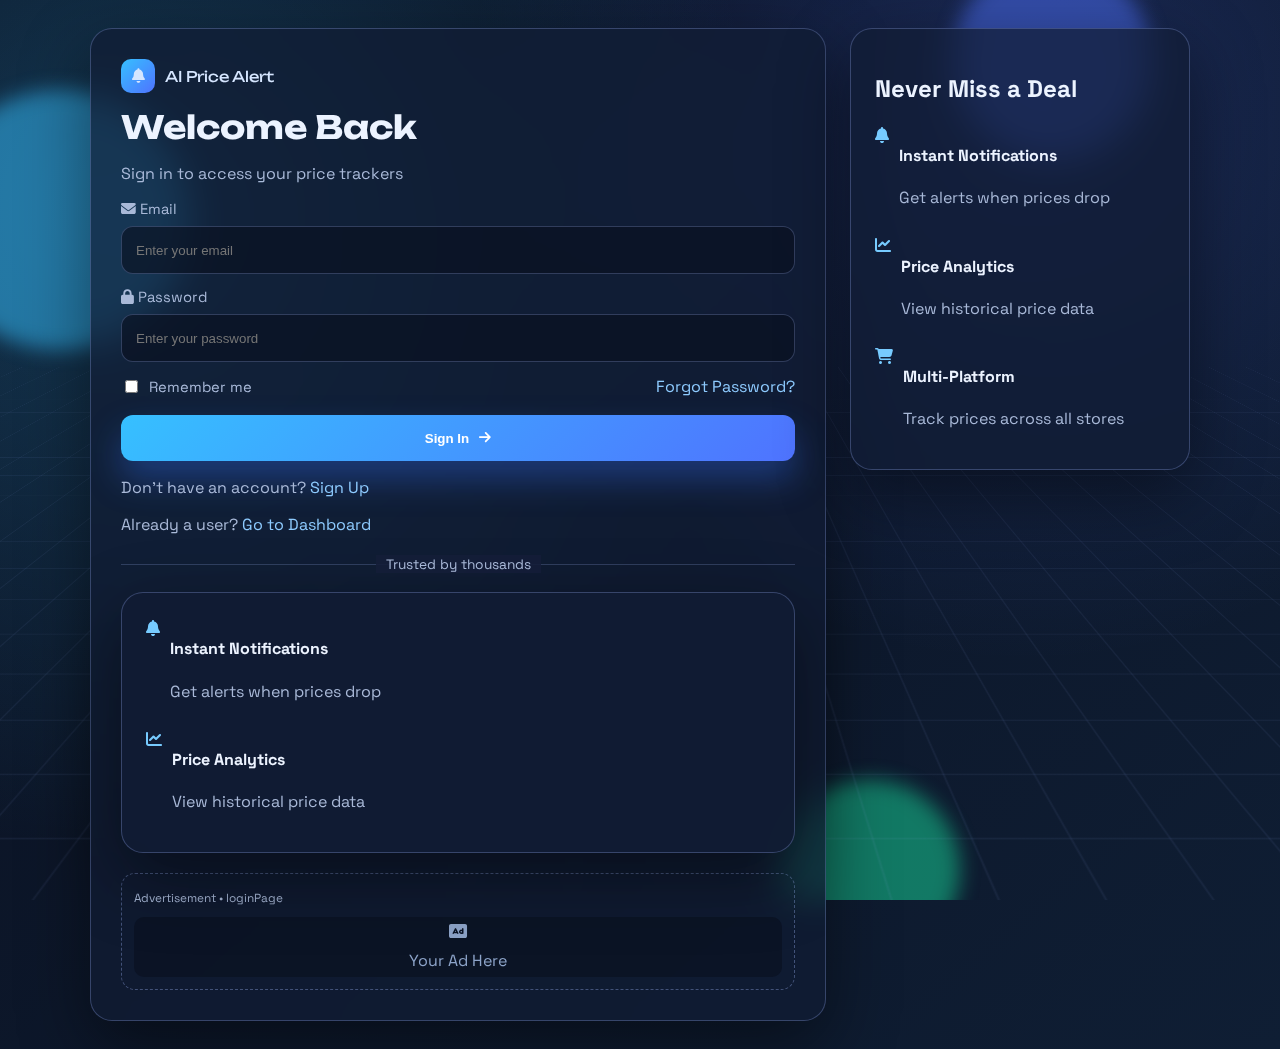
<file: signin.html>
<!DOCTYPE html>
<html lang="en">
<head>
    <meta charset="UTF-8">
    <meta name="viewport" content="width=device-width, initial-scale=1.0">
    <title>Sign In - AI Price Alert | Access Your Price Trackers</title>

    <meta name="description" content="Sign in to AI Price Alert and manage all your active product price trackers in one place.">
    <meta name="keywords" content="price tracker login, sign in, AI price alert, manage trackers, shopping deals">
    <meta property="og:title" content="Sign In - AI Price Alert | Access Your Price Trackers">
    <meta property="og:description" content="Access your existing price alerts and never miss a drop.">
    <meta property="og:image" content="https://aipricealert.com/static/og-image.png">
    <meta property="og:url" content="https://aipricealert.com/login">
    <meta property="og:type" content="website">
    <meta name="twitter:card" content="summary_large_image">
    <meta name="twitter:title" content="Sign In - AI Price Alert">
    <meta name="twitter:description" content="Access your trackers and get instant price-drop updates.">
    <link rel="icon" href="data:image/svg+xml,<svg xmlns=\'http://www.w3.org/2000/svg\' viewBox=\'0 0 100 100\'><text y=\'.9em\' font-size=\'90\'>🔔</text></svg>">
    <link rel="canonical" href="https://aipricealert.com/login">
    <link rel="stylesheet" href="auth.css">
    <link rel="preconnect" href="https://fonts.googleapis.com">
    <link rel="preconnect" href="https://fonts.gstatic.com" crossorigin>
    <link href="https://fonts.googleapis.com/css2?family=Space+Grotesk:wght@400;500;600;700&family=Unbounded:wght@400;600;700&display=swap" rel="stylesheet">
    <link rel="stylesheet" href="https://cdnjs.cloudflare.com/ajax/libs/font-awesome/6.4.0/css/all.min.css">
    
</head>
<body>
    <div class="scene">
        <div class="orb orb-1"></div>
        <div class="orb orb-2"></div>
        <div class="orb orb-3"></div>
        <div class="grid"></div>
    </div>
    <div class="auth-container tilt-root" data-tilt="7">
        <div class="auth-card">
            <div class="auth-header">
                <div class="logo">
                    <i class="fa fa-bell"></i>
                    <span>AI Price Alert</span>
                </div>
                <h1>Welcome Back</h1>
                <p>Sign in to access your price trackers</p>
            </div>

            <form id="login-form" class="auth-form">
                <div class="form-group">
                    <label for="login-email"><i class="fa fa-envelope"></i> Email</label>
                    <input type="email" id="login-email" name="email" placeholder="Enter your email" required>
                </div>

                <div class="form-group">
                    <label for="login-password"><i class="fa fa-lock"></i> Password</label>
                    <input type="password" id="login-password" name="password" placeholder="Enter your password" required>
                </div>

                <div class="form-options">
                    <label class="checkbox-label">
                        <input type="checkbox" id="remember">
                        <span>Remember me</span>
                    </label>
                    <a href="#" class="forgot-password" id="forgot-password-link">Forgot Password?</a>
                </div>

                <button type="submit" class="auth-btn" id="login-btn">
                    <span>Sign In</span>
                    <i class="fa fa-arrow-right"></i>
                </button>

                <div id="error-message" class="error-message" style="display: none;"></div>
            </form>

            <div class="auth-footer">
                <p>Don't have an account? <a href="signup.html">Sign Up</a></p>
<p class="dashboard-link">Already a user? <a href="index.html">Go to Dashboard</a></p>
            </div>

            <div class="divider">
                <span>Trusted by thousands</span>
            </div>

            <div class="auth-features">
                <div class="features-list">
                    <div class="feature">
                        <i class="fa fa-bell"></i>
                        <div>
                            <h4>Instant Notifications</h4>
                            <p>Get alerts when prices drop</p>
                        </div>
                    </div>
                    <div class="feature">
                        <i class="fa fa-line-chart"></i>
                        <div>
                            <h4>Price Analytics</h4>
                            <p>View historical price data</p>
                        </div>
                    </div>
                </div>
            </div>
            
            <!-- AdSense Ad Container -->
            <div class="ad-container" data-ad-slot="loginPage" style="margin-top: 20px;">
                <div class="ad-placeholder">
                    <div class="ad-placeholder-content">
                        <span class="ad-label">Advertisement</span>
                        <div class="ad-placeholder-box">
                            <i class="fa fa-ad"></i>
                            <span>Your Ad Here</span>
                        </div>
                    </div>
                </div>
            </div>
        </div>
        
        <div class="auth-features">
            <h2>Never Miss a Deal</h2>
            <div class="features-list">
                <div class="feature">
                    <i class="fa fa-bell"></i>
                    <div>
                        <h4>Instant Notifications</h4>
                        <p>Get alerts when prices drop</p>
                    </div>
                </div>
                <div class="feature">
                    <i class="fa fa-line-chart"></i>
                    <div>
                        <h4>Price Analytics</h4>
                        <p>View historical price data</p>
                    </div>
                </div>
                <div class="feature">
                    <i class="fa fa-shopping-cart"></i>
                    <div>
                        <h4>Multi-Platform</h4>
                        <p>Track prices across all stores</p>
                    </div>
                </div>
            </div>
        </div>
    </div>

    <script src="auth.js"></script>
    <script src="ads.js"></script>
</body>
</html>
</file>
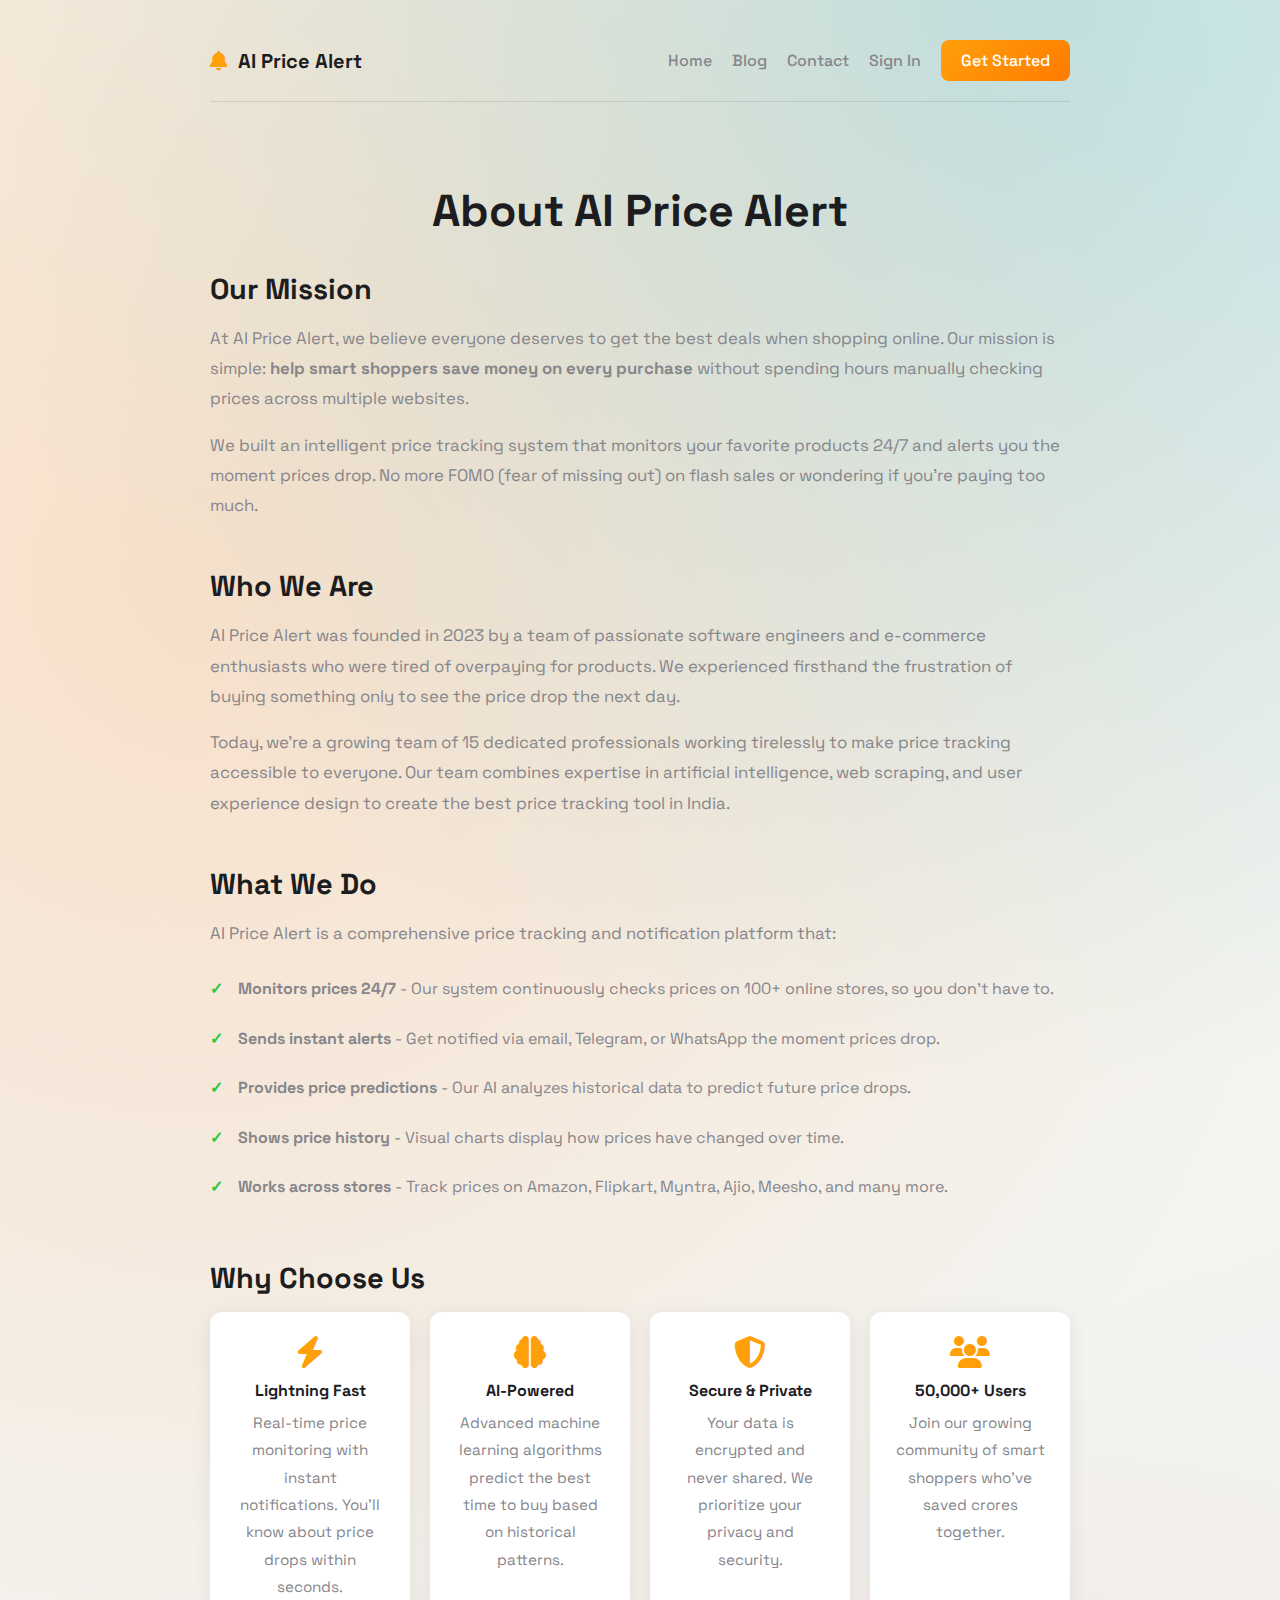
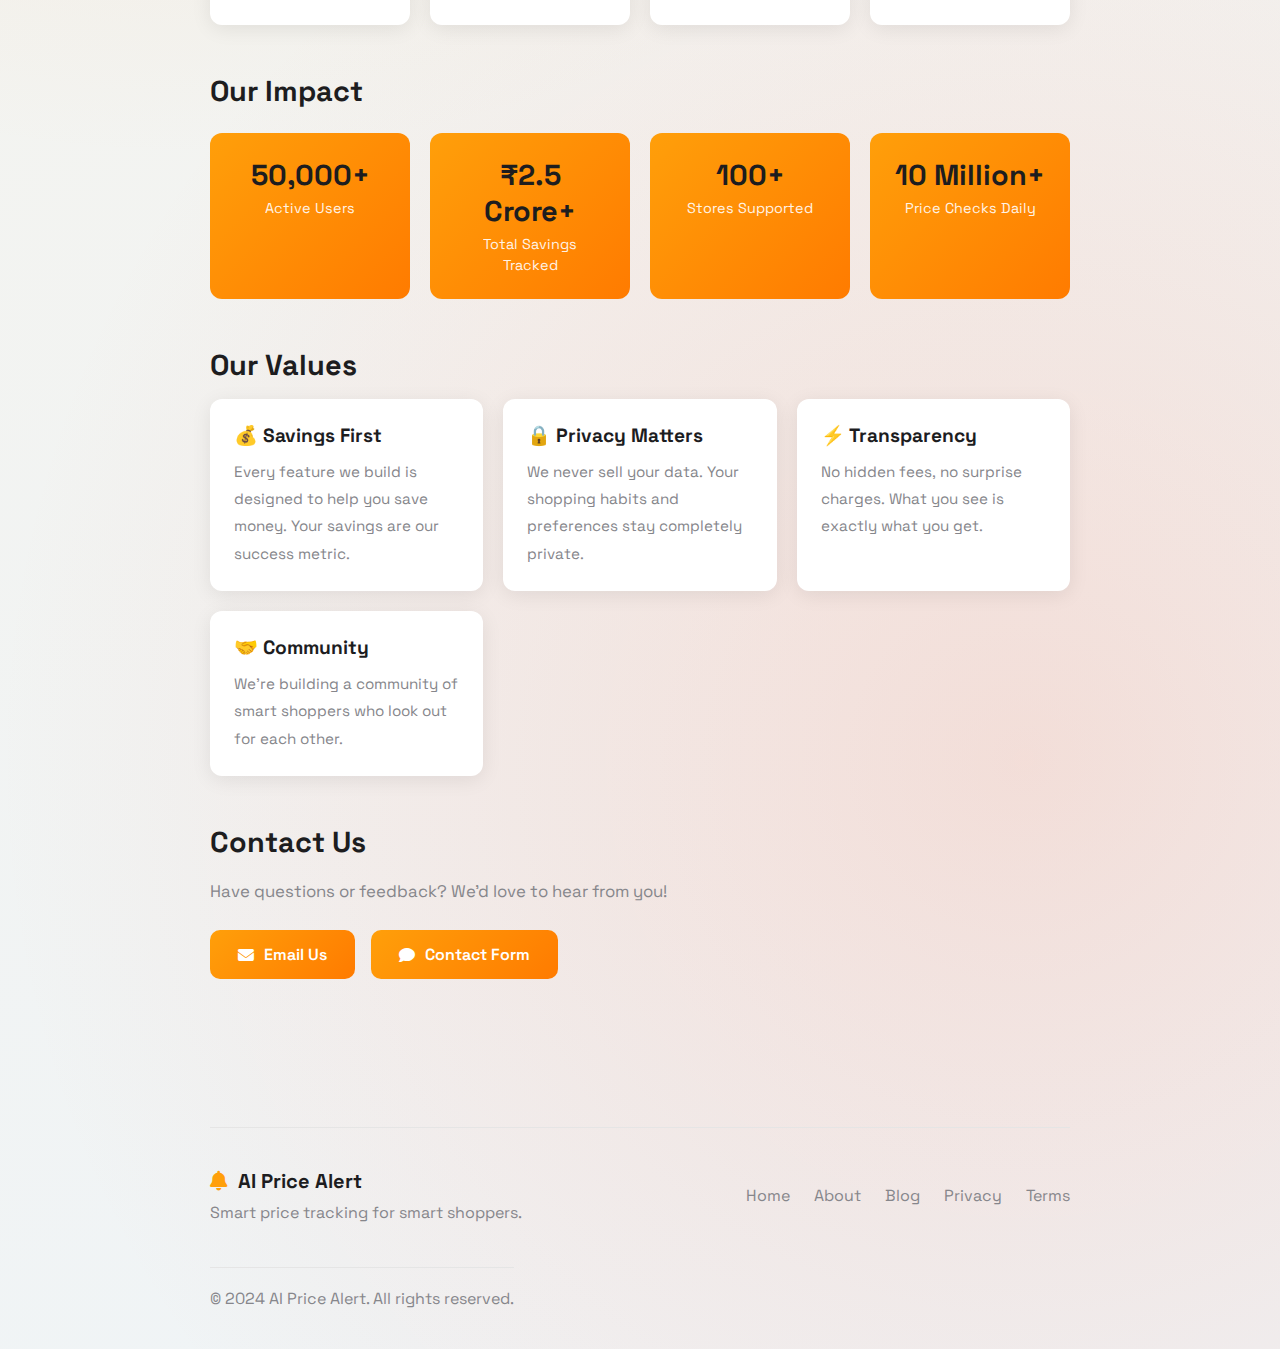
<file: templates/about.html>
<!DOCTYPE html>
<html lang="en">
<head>
    <meta charset="UTF-8">
    <meta name="viewport" content="width=device-width, initial-scale=1.0">
    <meta name="description" content="Learn about AI Price Alert - Our mission to help smart shoppers save money on every purchase through intelligent price tracking technology.">
    <title>About Us - AI Price Alert</title>
    <link rel="stylesheet" href="/static/style.css">
    <link rel="preconnect" href="https://fonts.googleapis.com">
    <link rel="preconnect" href="https://fonts.gstatic.com" crossorigin>
    <link href="https://fonts.googleapis.com/css2?family=Space+Grotesk:wght@400;500;600;700&family=Unbounded:wght@400;600;700&display=swap" rel="stylesheet">
    <link rel="stylesheet" href="https://cdnjs.cloudflare.com/ajax/libs/font-awesome/6.4.0/css/all.min.css">
    <link rel="icon" href="data:image/svg+xml,<svg xmlns='http://www.w3.org/2000/svg' viewBox='0 0 100 100'><text y='.9em' font-size='90'>🔔</text></svg>
</head>
<body>
    <div class="scene">
        <div class="orb orb-1"></div>
        <div class="orb orb-2"></div>
        <div class="orb orb-3"></div>
        <div class="grid"></div>

    <div class="content-page">
        <header class="page-header">
            <div class="logo">
                <i class="fa fa-bell"></i>
                <span>AI Price Alert</span>
            </div>
            <nav class="page-nav">
                <a href="/">Home</a>
                <a href="/blog">Blog</a>
                <a href="/contact">Contact</a>
                <a href="/login">Sign In</a>
                <a href="/signup" class="btn-primary">Get Started</a>
            </nav>
        </header>

        <main class="page-content">
            <h1>About AI Price Alert</h1>
            
            <section class="content-section">
                <h2>Our Mission</h2>
                <p>At AI Price Alert, we believe everyone deserves to get the best deals when shopping online. Our mission is simple: <strong>help smart shoppers save money on every purchase</strong> without spending hours manually checking prices across multiple websites.</p>
                <p>We built an intelligent price tracking system that monitors your favorite products 24/7 and alerts you the moment prices drop. No more FOMO (fear of missing out) on flash sales or wondering if you're paying too much.</p>
            </section>

            <section class="content-section">
                <h2>Who We Are</h2>
                <p>AI Price Alert was founded in 2023 by a team of passionate software engineers and e-commerce enthusiasts who were tired of overpaying for products. We experienced firsthand the frustration of buying something only to see the price drop the next day.</p>
                <p>Today, we're a growing team of 15 dedicated professionals working tirelessly to make price tracking accessible to everyone. Our team combines expertise in artificial intelligence, web scraping, and user experience design to create the best price tracking tool in India.</p>
            </section>

            <section class="content-section">
                <h2>What We Do</h2>
                <p>AI Price Alert is a comprehensive price tracking and notification platform that:</p>
                <ul class="feature-list">
                    <li><strong>Monitors prices 24/7</strong> - Our system continuously checks prices on 100+ online stores, so you don't have to.</li>
                    <li><strong>Sends instant alerts</strong> - Get notified via email, Telegram, or WhatsApp the moment prices drop.</li>
                    <li><strong>Provides price predictions</strong> - Our AI analyzes historical data to predict future price drops.</li>
                    <li><strong>Shows price history</strong> - Visual charts display how prices have changed over time.</li>
                    <li><strong>Works across stores</strong> - Track prices on Amazon, Flipkart, Myntra, Ajio, Meesho, and many more.</li>
                </ul>
            </section>

            <section class="content-section">
                <h2>Why Choose Us</h2>
                <div class="why-grid">
                    <div class="why-card">
                        <i class="fa fa-bolt"></i>
                        <h4>Lightning Fast</h4>
                        <p>Real-time price monitoring with instant notifications. You'll know about price drops within seconds.</p>
                    </div>
                    <div class="why-card">
                        <i class="fa fa-brain"></i>
                        <h4>AI-Powered</h4>
                        <p>Advanced machine learning algorithms predict the best time to buy based on historical patterns.</p>
                    </div>
                    <div class="why-card">
                        <i class="fa fa-shield-alt"></i>
                        <h4>Secure & Private</h4>
                        <p>Your data is encrypted and never shared. We prioritize your privacy and security.</p>
                    </div>
                    <div class="why-card">
                        <i class="fa fa-users"></i>
                        <h4>50,000+ Users</h4>
                        <p>Join our growing community of smart shoppers who've saved crores together.</p>
                    </div>
            </section>

            <section class="content-section">
                <h2>Our Impact</h2>
                <div class="stats-row">
                    <div class="stat-box">
                        <span class="stat-number">50,000+</span>
                        <span class="stat-label">Active Users</span>
                    </div>
                    <div class="stat-box">
                        <span class="stat-number">₹2.5 Crore+</span>
                        <span class="stat-label">Total Savings Tracked</span>
                    </div>
                    <div class="stat-box">
                        <span class="stat-number">100+</span>
                        <span class="stat-label">Stores Supported</span>
                    </div>
                    <div class="stat-box">
                        <span class="stat-number">10 Million+</span>
                        <span class="stat-label">Price Checks Daily</span>
                    </div>
            </section>

            <section class="content-section">
                <h2>Our Values</h2>
                <div class="values-grid">
                    <div class="value-card">
                        <h3>💰 Savings First</h3>
                        <p>Every feature we build is designed to help you save money. Your savings are our success metric.</p>
                    </div>
                    <div class="value-card">
                        <h3>🔒 Privacy Matters</h3>
                        <p>We never sell your data. Your shopping habits and preferences stay completely private.</p>
                    </div>
                    <div class="value-card">
                        <h3>⚡ Transparency</h3>
                        <p>No hidden fees, no surprise charges. What you see is exactly what you get.</p>
                    </div>
                    <div class="value-card">
                        <h3>🤝 Community</h3>
                        <p>We're building a community of smart shoppers who look out for each other.</p>
                    </div>
            </section>

            <section class="content-section">
                <h2>Contact Us</h2>
                <p>Have questions or feedback? We'd love to hear from you!</p>
                <div class="contact-options">
                    <a href="mailto:pricealerterai@gmail.com" class="contact-btn">
                        <i class="fa fa-envelope"></i>
                        Email Us
                    </a>
                    <a href="/contact" class="contact-btn">
                        <i class="fa fa-comment"></i>
                        Contact Form
                    </a>
                </div>
            </section>
        </main>

        <footer class="page-footer">
            <div class="footer-content">
                <div class="footer-brand">
                    <div class="logo">
                        <i class="fa fa-bell"></i>
                        <span>AI Price Alert</span>
                    </div>
                    <p>Smart price tracking for smart shoppers.</p>
                </div>
                <div class="footer-links">
                    <a href="/">Home</a>
                    <a href="/about">About</a>
                    <a href="/blog">Blog</a>
                    <a href="/privacy">Privacy</a>
                    <a href="/terms">Terms</a>
                </div>
            <div class="footer-bottom">
                <p>&copy; 2024 AI Price Alert. All rights reserved.</p>
            </div>
        </footer>
    </div>

    <style>
        .content-page {
            max-width: 900px;
            margin: 0 auto;
            padding: 0 20px;
        }
        
        .page-header {
            display: flex;
            justify-content: space-between;
            align-items: center;
            padding: 20px 0;
            border-bottom: 1px solid rgba(0,0,0,0.1);
            margin-bottom: 40px;
        }
        
        .logo {
            display: flex;
            align-items: center;
            gap: 10px;
            font-size: 20px;
            font-weight: 700;
        }
        
        .logo i {
            color: var(--accent-orange);
        }
        
        .page-nav {
            display: flex;
            align-items: center;
            gap: 20px;
        }
        
        .page-nav a {
            text-decoration: none;
            color: var(--text-secondary);
            font-weight: 500;
        }
        
        .page-nav a:hover {
            color: var(--accent-orange);
        }
        
        .btn-primary {
            background: var(--gradient-orange);
            color: white !important;
            padding: 10px 20px;
            border-radius: 8px;
        }
        
        .page-content {
            padding: 40px 0;
        }
        
        .page-content h1 {
            font-size: 2.8rem;
            margin-bottom: 32px;
            text-align: center;
        }
        
        .content-section {
            margin-bottom: 48px;
        }
        
        .content-section h2 {
            font-size: 1.8rem;
            margin-bottom: 16px;
            color: var(--text-main);
        }
        
        .content-section p {
            color: var(--text-secondary);
            line-height: 1.8;
            margin-bottom: 16px;
            font-size: 1.05rem;
        }
        
        .feature-list {
            list-style: none;
            padding: 0;
        }
        
        .feature-list li {
            padding: 12px 0;
            padding-left: 28px;
            position: relative;
            color: var(--text-secondary);
            line-height: 1.6;
        }
        
        .feature-list li::before {
            content: '✓';
            position: absolute;
            left: 0;
            color: var(--success);
            font-weight: bold;
        }
        
        .why-grid {
            display: grid;
            grid-template-columns: repeat(auto-fit, minmax(200px, 1fr));
            gap: 20px;
        }
        
        .why-card {
            background: white;
            padding: 24px;
            border-radius: 12px;
            box-shadow: var(--shadow);
            text-align: center;
        }
        
        .why-card i {
            font-size: 2rem;
            color: var(--accent-orange);
            margin-bottom: 12px;
        }
        
        .why-card h4 {
            margin-bottom: 8px;
        }
        
        .why-card p {
            font-size: 0.95rem;
            margin-bottom: 0;
        }
        
        .stats-row {
            display: grid;
            grid-template-columns: repeat(auto-fit, minmax(150px, 1fr));
            gap: 20px;
            margin-top: 24px;
        }
        
        .stat-box {
            background: linear-gradient(135deg, var(--accent-orange), #ff7b00);
            color: white;
            padding: 24px;
            border-radius: 12px;
            text-align: center;
        }
        
        .stat-number {
            display: block;
            font-size: 1.8rem;
            font-weight: 700;
            margin-bottom: 4px;
        }
        
        .stat-label {
            font-size: 0.9rem;
            opacity: 0.9;
        }
        
        .values-grid {
            display: grid;
            grid-template-columns: repeat(auto-fit, minmax(250px, 1fr));
            gap: 20px;
        }
        
        .value-card {
            background: white;
            padding: 24px;
            border-radius: 12px;
            box-shadow: var(--shadow);
        }
        
        .value-card h3 {
            font-size: 1.2rem;
            margin-bottom: 10px;
        }
        
        .value-card p {
            font-size: 0.95rem;
            margin-bottom: 0;
        }
        
        .contact-options {
            display: flex;
            gap: 16px;
            margin-top: 24px;
        }
        
        .contact-btn {
            display: inline-flex;
            align-items: center;
            gap: 10px;
            padding: 14px 28px;
            background: var(--gradient-orange);
            color: white;
            text-decoration: none;
            border-radius: 10px;
            font-weight: 600;
        }
        
        .page-footer {
            border-top: 1px solid var(--border-color);
            padding: 40px 0 20px;
            margin-top: 60px;
        }
        
        .footer-content {
            display: flex;
            justify-content: space-between;
            align-items: center;
            flex-wrap: wrap;
            gap: 24px;
        }
        
        .footer-brand p {
            color: var(--text-secondary);
            margin-top: 8px;
        }
        
        .footer-links {
            display: flex;
            gap: 24px;
        }
        
        .footer-links a {
            color: var(--text-secondary);
            text-decoration: none;
        }
        
        .footer-links a:hover {
            color: var(--accent-orange);
        }
        
        .footer-bottom {
            text-align: center;
            padding-top: 20px;
            margin-top: 20px;
            border-top: 1px solid var(--border-color);
            color: var(--text-secondary);
        }
        
        @media (max-width: 768px) {
            .page-header {
                flex-direction: column;
                gap: 16px;
            }
            
            .page-nav {
                flex-wrap: wrap;
                justify-content: center;
            }
            
            .contact-options {
                flex-direction: column;
            }
            
            .footer-content {
                flex-direction: column;
                text-align: center;
            }
        }
    </style>
</body>
</html>
</file>
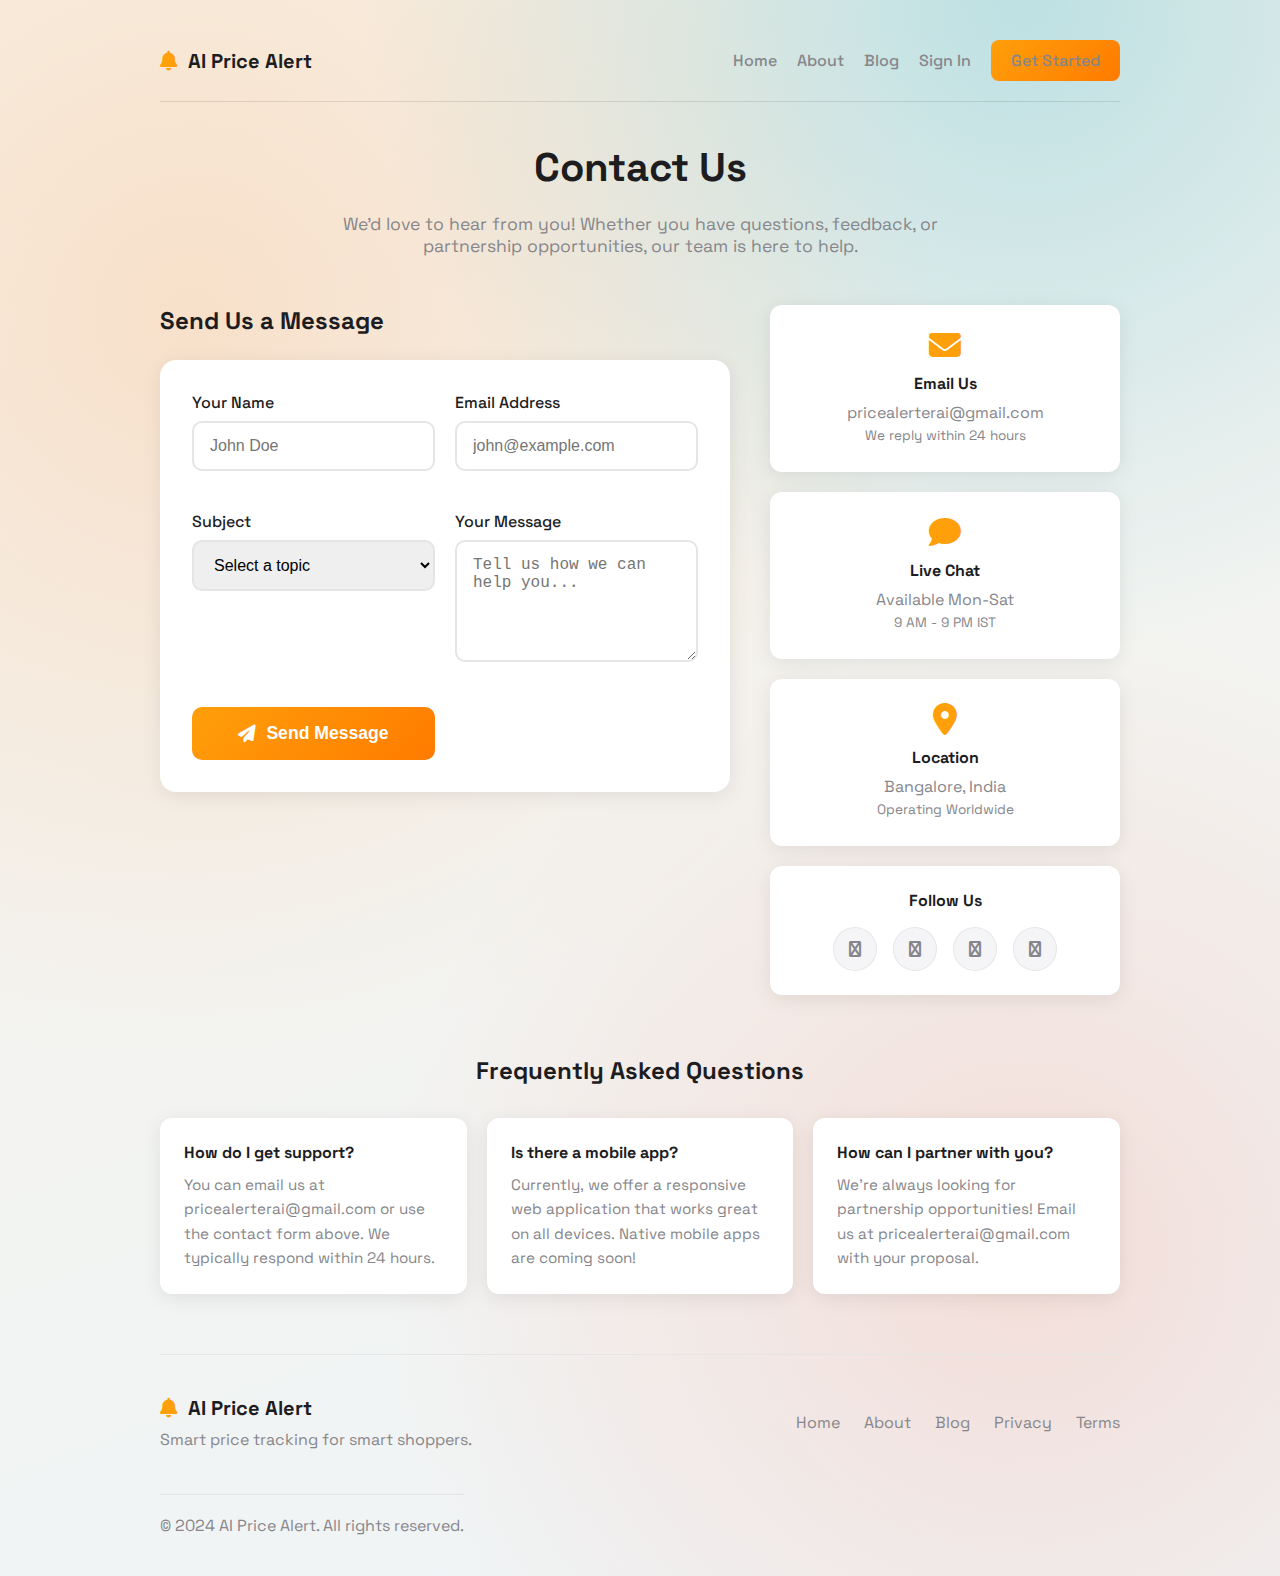
<file: templates/contact.html>
<!DOCTYPE html>
<html lang="en">
<head>
    <meta charset="UTF-8">
    <meta name="viewport" content="width=device-width, initial-scale=1.0">
    <meta name="description" content="Contact AI Price Alert - We'd love to hear from you! Get in touch for support, feedback, or partnership opportunities.">
    <title>Contact Us - AI Price Alert</title>
    <link rel="stylesheet" href="/static/style.css">
    <link rel="preconnect" href="https://fonts.googleapis.com">
    <link rel="preconnect" href="https://fonts.gstatic.com" crossorigin>
    <link href="https://fonts.googleapis.com/css2?family=Space+Grotesk:wght@400;500;600;700&family=Unbounded:wght@400;600;700&display=swap" rel="stylesheet">
    <link rel="stylesheet" href="https://cdnjs.cloudflare.com/ajax/libs/font-awesome/6.4.0/css/all.min.css">
    <link rel="icon" href="data:image/svg+xml,<svg xmlns='http://www.w3.org/2000/svg' viewBox='0 0 100 100'><text y='.9em' font-size='90'>🔔</text></svg>
</head>
<body>
    <div class="scene">
        <div class="orb orb-1"></div>
        <div class="orb orb-2"></div>
        <div class="orb orb-3"></div>
        <div class="grid"></div>

    <div class="content-page">
        <header class="page-header">
            <div class="logo">
                <i class="fa fa-bell"></i>
                <span>AI Price Alert</span>
            </div>
            <nav class="page-nav">
                <a href="/">Home</a>
                <a href="/about">About</a>
                <a href="/blog">Blog</a>
                <a href="/login">Sign In</a>
                <a href="/signup" class="btn-primary">Get Started</a>
            </nav>
        </header>

        <main class="page-content">
            <h1>Contact Us</h1>
            
            <section class="intro-section">
                <p>We'd love to hear from you! Whether you have questions, feedback, or partnership opportunities, our team is here to help.</p>
            </section>

            <div class="contact-grid">
                <section class="contact-form-section">
                    <h2>Send Us a Message</h2>
                    <form id="contact-form" class="contact-form">
                        <div class="form-row">
                            <div class="form-group">
                                <label for="name">Your Name</label>
                                <input type="text" id="name" name="name" placeholder="John Doe" required>
                            </div>
                            <div class="form-group">
                                <label for="email">Email Address</label>
                                <input type="email" id="email" name="email" placeholder="john@example.com" required>
                            </div>
                        <div class="form-group">
                            <label for="subject">Subject</label>
                            <select id="subject" name="subject" required>
                                <option value="">Select a topic</option>
                                <option value="support">Technical Support</option>
                                <option value="feedback">General Feedback</option>
                                <option value="partnership">Partnership Opportunity</option>
                                <option value="billing">Billing Question</option>
                                <option value="feature">Feature Request</option>
                                <option value="other">Other</option>
                            </select>
                        </div>
                        <div class="form-group">
                            <label for="message">Your Message</label>
                            <textarea id="message" name="message" rows="5" placeholder="Tell us how we can help you..." required></textarea>
                        </div>
                        <button type="submit" class="btn-submit">
                            <i class="fa fa-paper-plane"></i>
                            Send Message
                        </button>
                    </form>
                </section>

                <aside class="contact-info">
                    <div class="info-card">
                        <i class="fa fa-envelope"></i>
                        <h4>Email Us</h4>
                        <p>pricealerterai@gmail.com</p>
                        <p class="response-time">We reply within 24 hours</p>
                    </div>
                    
                    <div class="info-card">
                        <i class="fa fa-comment"></i>
                        <h4>Live Chat</h4>
                        <p>Available Mon-Sat</p>
                        <p class="response-time">9 AM - 9 PM IST</p>
                    </div>
                    
                    <div class="info-card">
                        <i class="fa fa-map-marker-alt"></i>
                        <h4>Location</h4>
                        <p>Bangalore, India</p>
                        <p class="response-time">Operating Worldwide</p>
                    </div>

                    <div class="social-section">
                        <h4>Follow Us</h4>
                        <div class="social-links">
                            <a href="#" title="Twitter"><i class="fa fa-twitter"></i></a>
                            <a href="#" title="Facebook"><i class="fa fa-facebook"></i></a>
                            <a href="#" title="Instagram"><i class="fa fa-instagram"></i></a>
                            <a href="#" title="LinkedIn"><i class="fa fa-linkedin"></i></a>
                        </div>
                </aside>
            </div>

            <section class="faq-section">
                <h2>Frequently Asked Questions</h2>
                <div class="faq-grid">
                    <div class="faq-item">
                        <h4>How do I get support?</h4>
                        <p>You can email us at pricealerterai@gmail.com or use the contact form above. We typically respond within 24 hours.</p>
                    </div>
                    <div class="faq-item">
                        <h4>Is there a mobile app?</h4>
                        <p>Currently, we offer a responsive web application that works great on all devices. Native mobile apps are coming soon!</p>
                    </div>
                    <div class="faq-item">
                        <h4>How can I partner with you?</h4>
                        <p>We're always looking for partnership opportunities! Email us at pricealerterai@gmail.com with your proposal.</p>
                    </div>
            </section>
        </main>

        <footer class="page-footer">
            <div class="footer-content">
                <div class="footer-brand">
                    <div class="logo">
                        <i class="fa fa-bell"></i>
                        <span>AI Price Alert</span>
                    </div>
                    <p>Smart price tracking for smart shoppers.</p>
                </div>
                <div class="footer-links">
                    <a href="/">Home</a>
                    <a href="/about">About</a>
                    <a href="/blog">Blog</a>
                    <a href="/privacy">Privacy</a>
                    <a href="/terms">Terms</a>
                </div>
            <div class="footer-bottom">
                <p>&copy; 2024 AI Price Alert. All rights reserved.</p>
            </div>
        </footer>
    </div>

    <script>
        document.getElementById('contact-form').addEventListener('submit', function(e) {
            e.preventDefault();
            alert('Thank you for your message! We\'ll get back to you within 24 hours.');
            this.reset();
        });
    </script>

    <style>
        .content-page {
            max-width: 1000px;
            margin: 0 auto;
            padding: 0 20px;
        }
        
        .page-header {
            display: flex;
            justify-content: space-between;
            align-items: center;
            padding: 20px 0;
            border-bottom: 1px solid rgba(0,0,0,0.1);
            margin-bottom: 40px;
        }
        
        .logo {
            display: flex;
            align-items: center;
            gap: 10px;
            font-size: 20px;
            font-weight: 700;
        }
        
        .logo i { color: var(--accent-orange); }
        
        .page-nav {
            display: flex;
            align-items: center;
            gap: 20px;
        }
        
        .page-nav a {
            text-decoration: none;
            color: var(--text-secondary);
            font-weight: 500;
        }
        
        .page-nav a:hover { color: var(--accent-orange); }
        
        .btn-primary {
            background: var(--gradient-orange);
            color: white;
            padding: 10px 20px;
            border-radius: 8px;
            text-decoration: none;
        }
        
        .page-content h1 {
            font-size: 2.5rem;
            text-align: center;
            margin-bottom: 20px;
        }
        
        .intro-section {
            text-align: center;
            margin-bottom: 48px;
        }
        
        .intro-section p {
            color: var(--text-secondary);
            font-size: 1.1rem;
            max-width: 600px;
            margin: 0 auto;
        }
        
        .contact-grid {
            display: grid;
            grid-template-columns: 1fr 350px;
            gap: 40px;
        }
        
        .contact-form-section h2 {
            margin-bottom: 24px;
        }
        
        .contact-form {
            background: white;
            padding: 32px;
            border-radius: 16px;
            box-shadow: var(--shadow);
        }
        
        .form-row {
            display: grid;
            grid-template-columns: 1fr 1fr;
            gap: 20px;
        }
        
        .form-group {
            margin-bottom: 20px;
        }
        
        .form-group label {
            display: block;
            margin-bottom: 8px;
            font-weight: 500;
        }
        
        .form-group input,
        .form-group select,
        .form-group textarea {
            width: 100%;
            padding: 14px 16px;
            border: 2px solid var(--border-color);
            border-radius: 10px;
            font-size: 1rem;
            transition: all 0.3s;
        }
        
        .form-group input:focus,
        .form-group select:focus,
        .form-group textarea:focus {
            outline: none;
            border-color: var(--accent-orange);
        }
        
        .btn-submit {
            width: 100%;
            padding: 16px;
            background: var(--gradient-orange);
            color: white;
            border: none;
            border-radius: 10px;
            font-size: 1.1rem;
            font-weight: 600;
            cursor: pointer;
            display: flex;
            align-items: center;
            justify-content: center;
            gap: 10px;
        }
        
        .btn-submit:hover {
            transform: translateY(-2px);
        }
        
        .contact-info {
            display: flex;
            flex-direction: column;
            gap: 20px;
        }
        
        .info-card {
            background: white;
            padding: 24px;
            border-radius: 12px;
            box-shadow: var(--shadow);
            text-align: center;
        }
        
        .info-card i {
            font-size: 2rem;
            color: var(--accent-orange);
            margin-bottom: 12px;
        }
        
        .info-card h4 {
            margin-bottom: 8px;
        }
        
        .info-card p {
            color: var(--text-secondary);
            margin: 4px 0;
        }
        
        .response-time {
            font-size: 0.85rem;
            color: var(--text-secondary) !important;
        }
        
        .social-section {
            background: white;
            padding: 24px;
            border-radius: 12px;
            box-shadow: var(--shadow);
            text-align: center;
        }
        
        .social-section h4 {
            margin-bottom: 16px;
        }
        
        .social-links {
            display: flex;
            justify-content: center;
            gap: 16px;
        }
        
        .social-links a {
            width: 44px;
            height: 44px;
            background: var(--bg-light);
            border-radius: 50%;
            display: flex;
            align-items: center;
            justify-content: center;
            color: var(--text-secondary);
            text-decoration: none;
            transition: all 0.3s;
        }
        
        .social-links a:hover {
            background: var(--accent-orange);
            color: white;
        }
        
        .faq-section {
            margin-top: 60px;
        }
        
        .faq-section h2 {
            text-align: center;
            margin-bottom: 32px;
        }
        
        .faq-grid {
            display: grid;
            grid-template-columns: repeat(auto-fit, minmax(280px, 1fr));
            gap: 20px;
        }
        
        .faq-item {
            background: white;
            padding: 24px;
            border-radius: 12px;
            box-shadow: var(--shadow);
        }
        
        .faq-item h4 {
            margin-bottom: 10px;
        }
        
        .faq-item p {
            color: var(--text-secondary);
            font-size: 0.95rem;
            line-height: 1.6;
        }
        
        .page-footer {
            border-top: 1px solid var(--border-color);
            padding: 40px 0 20px;
            margin-top: 60px;
        }
        
        .footer-content {
            display: flex;
            justify-content: space-between;
            align-items: center;
            flex-wrap: wrap;
            gap: 24px;
        }
        
        .footer-brand p {
            color: var(--text-secondary);
            margin-top: 8px;
        }
        
        .footer-links {
            display: flex;
            gap: 24px;
        }
        
        .footer-links a {
            color: var(--text-secondary);
            text-decoration: none;
        }
        
        .footer-links a:hover {
            color: var(--accent-orange);
        }
        
        .footer-bottom {
            text-align: center;
            padding-top: 20px;
            margin-top: 20px;
            border-top: 1px solid var(--border-color);
            color: var(--text-secondary);
        }
        
        @media (max-width: 768px) {
            .contact-grid {
                grid-template-columns: 1fr;
            }
            
            .form-row {
                grid-template-columns: 1fr;
            }
            
            .page-header {
                flex-direction: column;
                gap: 16px;
            }
        }
    </style>
</body>
</html>
</file>
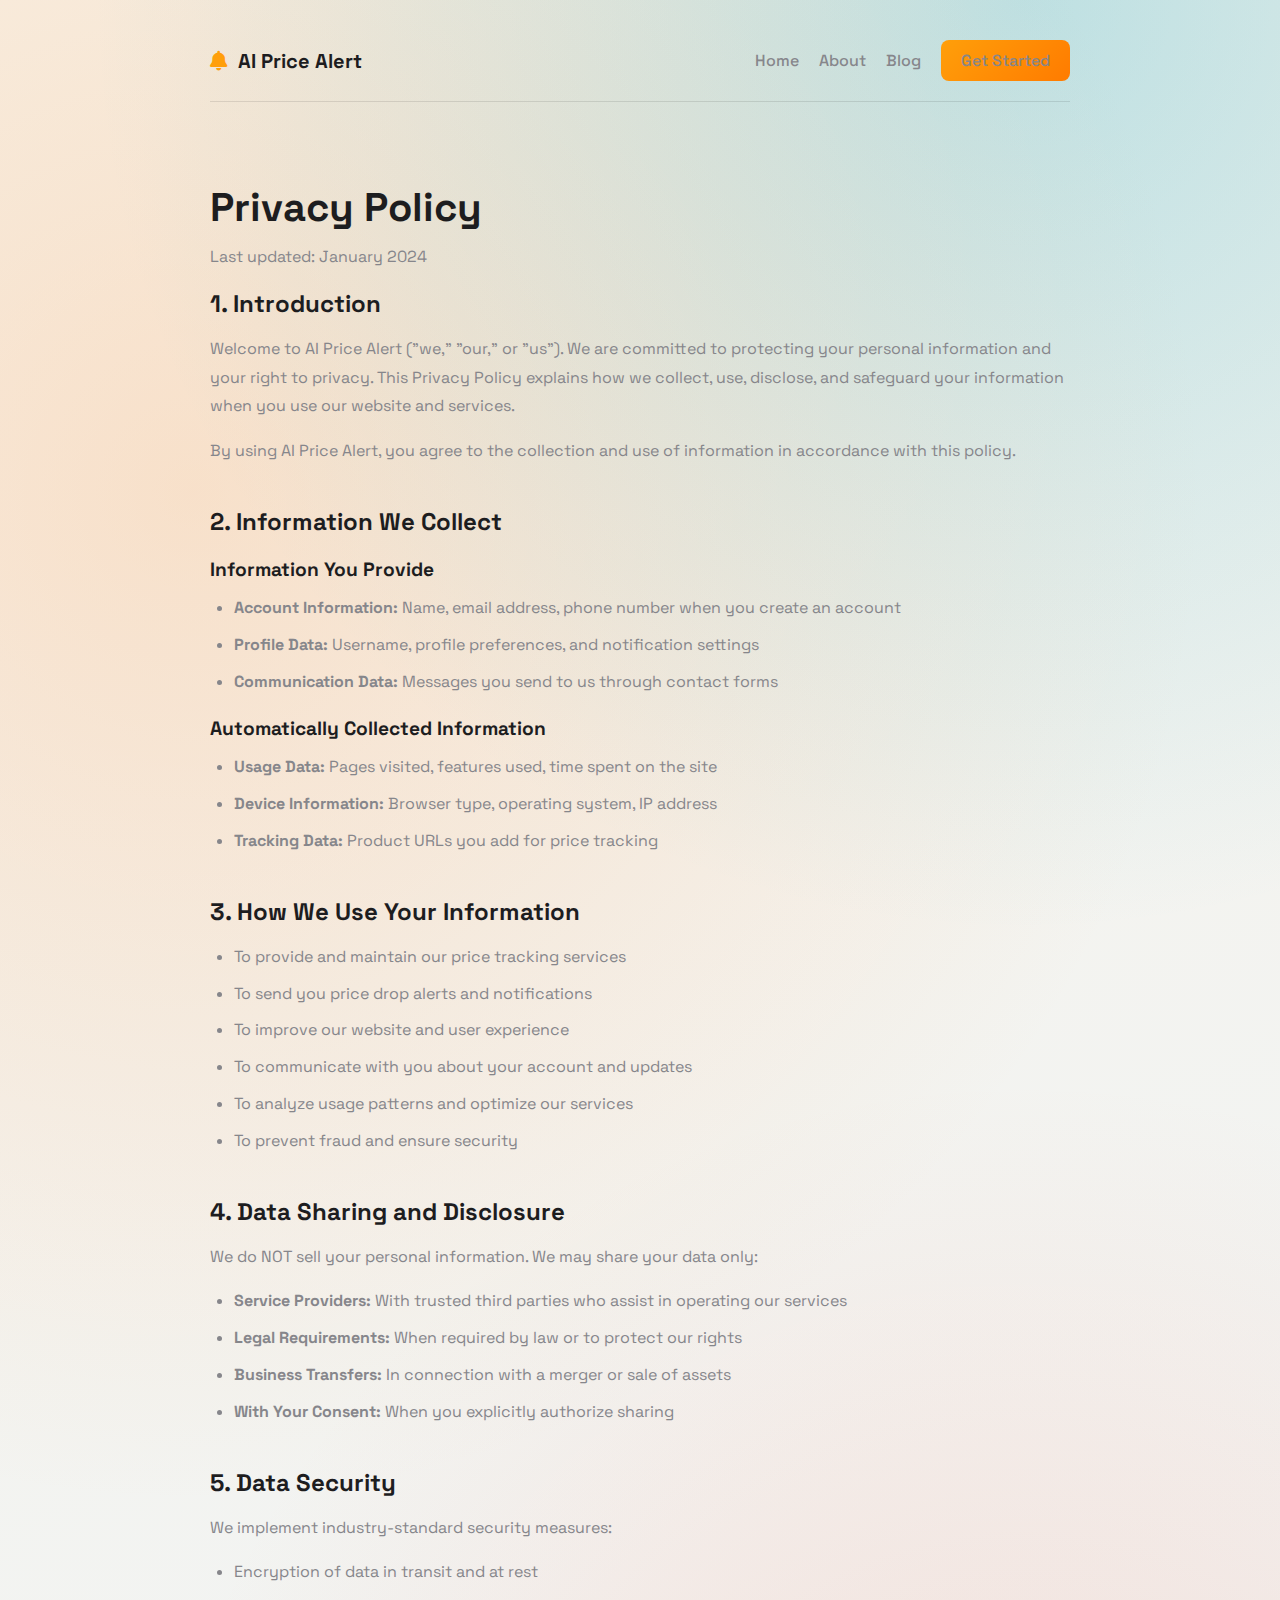
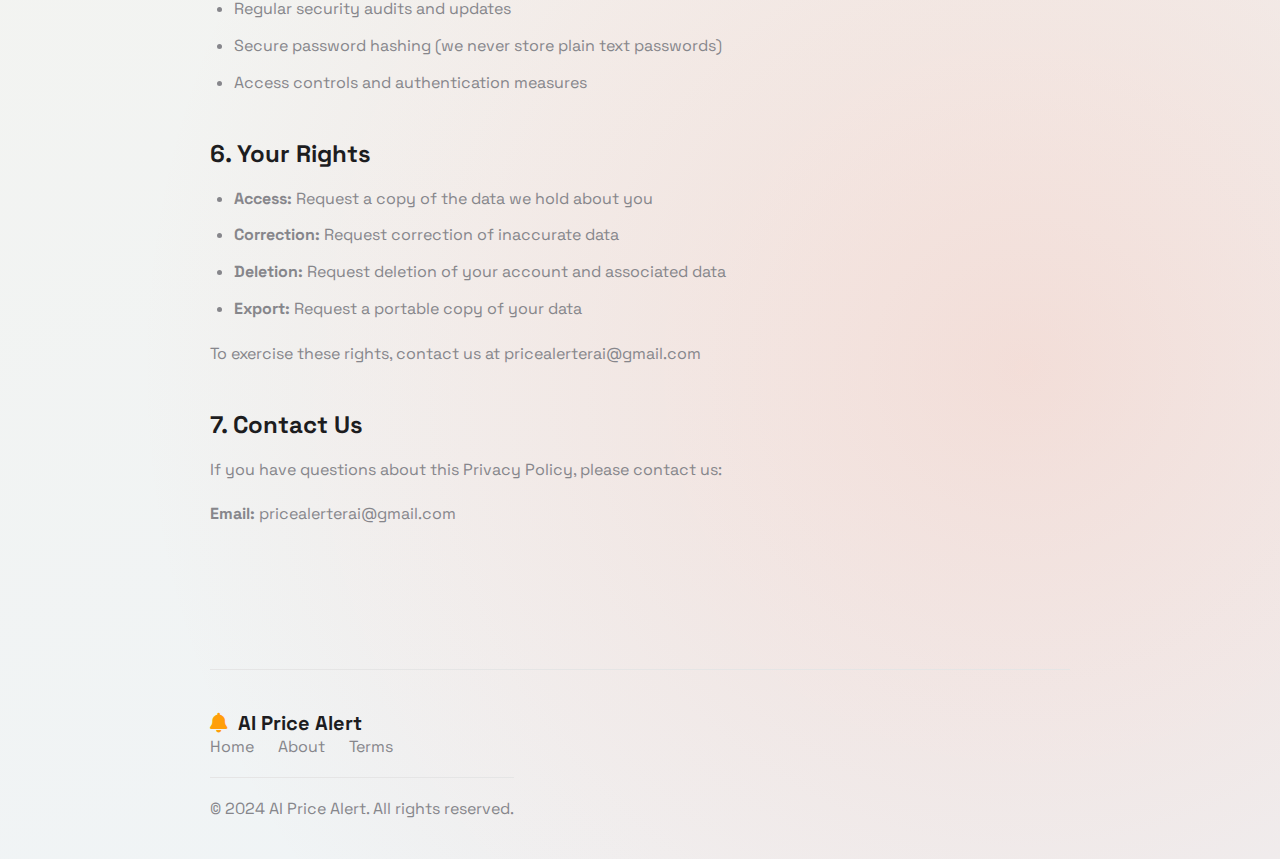
<file: templates/privacy.html>
<!DOCTYPE html>
<html lang="en">
<head>
    <meta charset="UTF-8">
    <meta name="viewport" content="width=device-width, initial-scale=1.0">
    <meta name="description" content="AI Price Alert Privacy Policy - Learn how we protect your data and privacy.">
    <title>Privacy Policy - AI Price Alert</title>
    <link rel="stylesheet" href="/static/style.css">
    <link rel="preconnect" href="https://fonts.googleapis.com">
    <link href="https://fonts.googleapis.com/css2?family=Space+Grotesk:wght@400;500;600;700&family=Unbounded:wght@400;600;700&display=swap" rel="stylesheet">
    <link rel="stylesheet" href="https://cdnjs.cloudflare.com/ajax/libs/font-awesome/6.4.0/css/all.min.css">
    <link rel="icon" href="data:image/svg+xml,<svg xmlns='http://www.w3.org/2000/svg' viewBox='0 0 100 100'><text y='.9em' font-size='90'>🔔</text></svg>
</head>
<body>
    <div class="scene">
        <div class="orb orb-1"></div>
        <div class="orb orb-2"></div>
        <div class="orb orb-3"></div>
        <div class="grid"></div>

    <div class="content-page">
        <header class="page-header">
            <div class="logo">
                <i class="fa fa-bell"></i>
                <span>AI Price Alert</span>
            </div>
            <nav class="page-nav">
                <a href="/">Home</a>
                <a href="/about">About</a>
                <a href="/blog">Blog</a>
                <a href="/signup" class="btn-primary">Get Started</a>
            </nav>
        </header>

        <main class="page-content legal-content">
            <h1>Privacy Policy</h1>
            <p class="last-updated">Last updated: January 2024</p>

            <section>
                <h2>1. Introduction</h2>
                <p>Welcome to AI Price Alert ("we," "our," or "us"). We are committed to protecting your personal information and your right to privacy. This Privacy Policy explains how we collect, use, disclose, and safeguard your information when you use our website and services.</p>
                <p>By using AI Price Alert, you agree to the collection and use of information in accordance with this policy.</p>
            </section>

            <section>
                <h2>2. Information We Collect</h2>
                <h3>Information You Provide</h3>
                <ul>
                    <li><strong>Account Information:</strong> Name, email address, phone number when you create an account</li>
                    <li><strong>Profile Data:</strong> Username, profile preferences, and notification settings</li>
                    <li><strong>Communication Data:</strong> Messages you send to us through contact forms</li>
                </ul>
                <h3>Automatically Collected Information</h3>
                <ul>
                    <li><strong>Usage Data:</strong> Pages visited, features used, time spent on the site</li>
                    <li><strong>Device Information:</strong> Browser type, operating system, IP address</li>
                    <li><strong>Tracking Data:</strong> Product URLs you add for price tracking</li>
                </ul>
            </section>

            <section>
                <h2>3. How We Use Your Information</h2>
                <ul>
                    <li>To provide and maintain our price tracking services</li>
                    <li>To send you price drop alerts and notifications</li>
                    <li>To improve our website and user experience</li>
                    <li>To communicate with you about your account and updates</li>
                    <li>To analyze usage patterns and optimize our services</li>
                    <li>To prevent fraud and ensure security</li>
                </ul>
            </section>

            <section>
                <h2>4. Data Sharing and Disclosure</h2>
                <p>We do NOT sell your personal information. We may share your data only:</p>
                <ul>
                    <li><strong>Service Providers:</strong> With trusted third parties who assist in operating our services</li>
                    <li><strong>Legal Requirements:</strong> When required by law or to protect our rights</li>
                    <li><strong>Business Transfers:</strong> In connection with a merger or sale of assets</li>
                    <li><strong>With Your Consent:</strong> When you explicitly authorize sharing</li>
                </ul>
            </section>

            <section>
                <h2>5. Data Security</h2>
                <p>We implement industry-standard security measures:</p>
                <ul>
                    <li>Encryption of data in transit and at rest</li>
                    <li>Regular security audits and updates</li>
                    <li>Secure password hashing (we never store plain text passwords)</li>
                    <li>Access controls and authentication measures</li>
                </ul>
            </section>

            <section>
                <h2>6. Your Rights</h2>
                <ul>
                    <li><strong>Access:</strong> Request a copy of the data we hold about you</li>
                    <li><strong>Correction:</strong> Request correction of inaccurate data</li>
                    <li><strong>Deletion:</strong> Request deletion of your account and associated data</li>
                    <li><strong>Export:</strong> Request a portable copy of your data</li>
                </ul>
                <p>To exercise these rights, contact us at pricealerterai@gmail.com</p>
            </section>

            <section>
                <h2>7. Contact Us</h2>
                <p>If you have questions about this Privacy Policy, please contact us:</p>
                <p><strong>Email:</strong> pricealerterai@gmail.com</p>
            </section>
        </main>

        <footer class="page-footer">
            <div class="footer-content">
                <div class="footer-brand">
                    <div class="logo">
                        <i class="fa fa-bell"></i>
                        <span>AI Price Alert</span>
                    </div>
                <div class="footer-links">
                    <a href="/">Home</a>
                    <a href="/about">About</a>
                    <a href="/terms">Terms</a>
                </div>
            <div class="footer-bottom">
                <p>&copy; 2024 AI Price Alert. All rights reserved.</p>
            </div>
        </footer>
    </div>

    <style>
        .content-page { max-width: 900px; margin: 0 auto; padding: 0 20px; }
        .page-header { display: flex; justify-content: space-between; align-items: center; padding: 20px 0; border-bottom: 1px solid rgba(0,0,0,0.1); margin-bottom: 40px; }
        .logo { display: flex; align-items: center; gap: 10px; font-size: 20px; font-weight: 700; }
        .logo i { color: var(--accent-orange); }
        .page-nav { display: flex; align-items: center; gap: 20px; }
        .page-nav a { text-decoration: none; color: var(--text-secondary); font-weight: 500; }
        .page-nav a:hover { color: var(--accent-orange); }
        .btn-primary { background: var(--gradient-orange); color: white; padding: 10px 20px; border-radius: 8px; text-decoration: none; }
        .page-content { padding: 40px 0; }
        .page-content h1 { font-size: 2.5rem; margin-bottom: 10px; }
        .last-updated { color: var(--text-secondary); margin-bottom: 40px; }
        .legal-content section { margin-bottom: 40px; }
        .legal-content h2 { font-size: 1.5rem; margin-bottom: 16px; color: var(--text-main); }
        .legal-content h3 { font-size: 1.2rem; margin: 20px 0 12px; color: var(--text-main); }
        .legal-content p { color: var(--text-secondary); line-height: 1.8; margin-bottom: 16px; }
        .legal-content ul { padding-left: 24px; margin-bottom: 16px; }
        .legal-content li { color: var(--text-secondary); line-height: 1.8; margin-bottom: 8px; }
        .page-footer { border-top: 1px solid var(--border-color); padding: 40px 0 20px; margin-top: 60px; }
        .footer-content { display: flex; justify-content: space-between; align-items: center; flex-wrap: wrap; gap: 24px; }
        .footer-links { display: flex; gap: 24px; }
        .footer-links a { color: var(--text-secondary); text-decoration: none; }
        .footer-links a:hover { color: var(--accent-orange); }
        .footer-bottom { text-align: center; padding-top: 20px; margin-top: 20px; border-top: 1px solid var(--border-color); color: var(--text-secondary); }
        @media (max-width: 768px) {
            .page-header { flex-direction: column; gap: 16px; }
            .footer-content { flex-direction: column; text-align: center; }
        }
    </style>
</body>
</html>
</file>
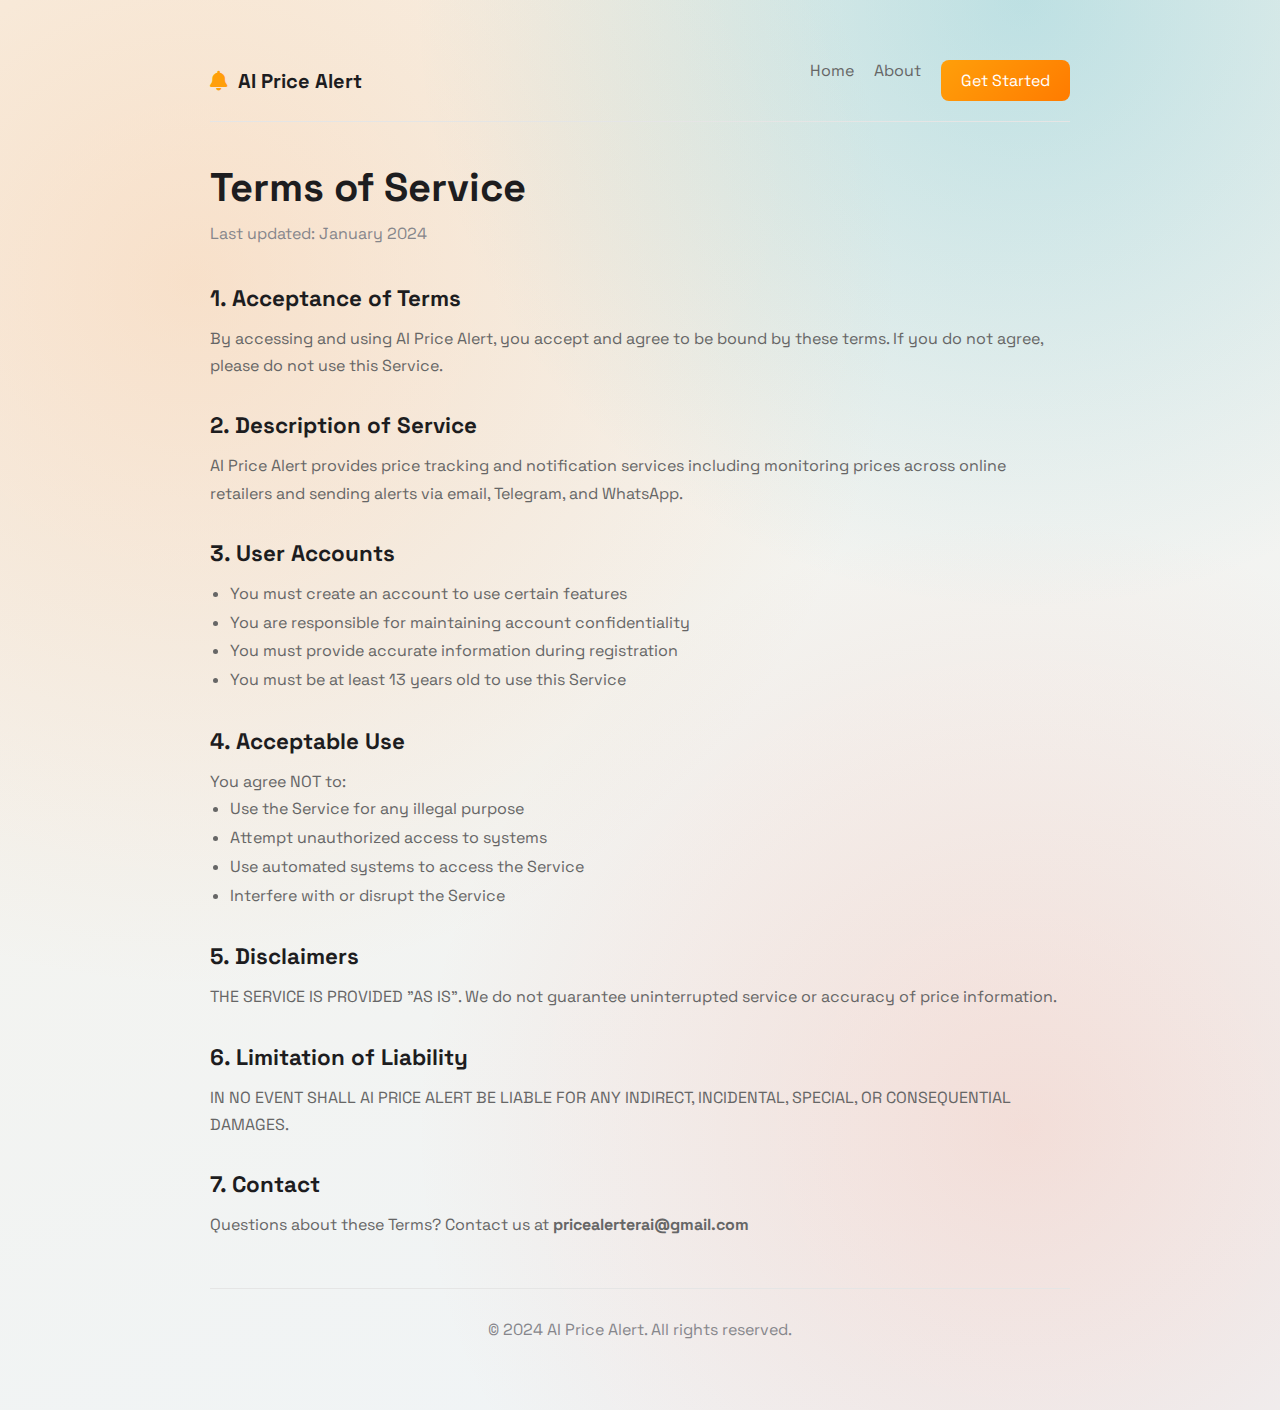
<file: templates/terms.html>
<!DOCTYPE html>
<html lang="en">
<head>
    <meta charset="UTF-8">
    <meta name="viewport" content="width=device-width, initial-scale=1.0">
    <title>Terms of Service - AI Price Alert</title>
    <link rel="stylesheet" href="/static/style.css">
    <link rel="preconnect" href="https://fonts.googleapis.com">
    <link href="https://fonts.googleapis.com/css2?family=Space+Grotesk:wght@400;500;600;700&display=swap" rel="stylesheet">
    <link rel="stylesheet" href="https://cdnjs.cloudflare.com/ajax/libs/font-awesome/6.4.0/css/all.min.css">
</head>
<body>
    <div class="content-page" style="max-width: 900px; margin: 0 auto; padding: 20px;">
        <header style="display: flex; justify-content: space-between; align-items: center; padding: 20px 0; border-bottom: 1px solid #e5e5e5; margin-bottom: 40px;">
            <div class="logo" style="display: flex; align-items: center; gap: 10px; font-size: 20px; font-weight: 700;">
                <i class="fa fa-bell" style="color: #ff9f0a;"></i>
                <span>AI Price Alert</span>
            </div>
            <nav style="display: flex; gap: 20px;">
                <a href="/" style="text-decoration: none; color: #666;">Home</a>
                <a href="/about" style="text-decoration: none; color: #666;">About</a>
                <a href="/signup" style="background: linear-gradient(135deg, #ff9f0a, #ff7b00); color: white; padding: 10px 20px; border-radius: 8px; text-decoration: none;">Get Started</a>
            </nav>
        </header>
        <main>
            <h1 style="font-size: 2.5rem; margin-bottom: 10px;">Terms of Service</h1>
            <p style="color: #86868b; margin-bottom: 40px;">Last updated: January 2024</p>
            <section style="margin-bottom: 32px;">
                <h2 style="font-size: 1.4rem; margin-bottom: 12px;">1. Acceptance of Terms</h2>
                <p style="color: #666; line-height: 1.7;">By accessing and using AI Price Alert, you accept and agree to be bound by these terms. If you do not agree, please do not use this Service.</p>
            </section>
            <section style="margin-bottom: 32px;">
                <h2 style="font-size: 1.4rem; margin-bottom: 12px;">2. Description of Service</h2>
                <p style="color: #666; line-height: 1.7;">AI Price Alert provides price tracking and notification services including monitoring prices across online retailers and sending alerts via email, Telegram, and WhatsApp.</p>
            </section>
            <section style="margin-bottom: 32px;">
                <h2 style="font-size: 1.4rem; margin-bottom: 12px;">3. User Accounts</h2>
                <ul style="color: #666; line-height: 1.8; padding-left: 20px;">
                    <li>You must create an account to use certain features</li>
                    <li>You are responsible for maintaining account confidentiality</li>
                    <li>You must provide accurate information during registration</li>
                    <li>You must be at least 13 years old to use this Service</li>
                </ul>
            </section>
            <section style="margin-bottom: 32px;">
                <h2 style="font-size: 1.4rem; margin-bottom: 12px;">4. Acceptable Use</h2>
                <p style="color: #666; line-height: 1.7;">You agree NOT to:</p>
                <ul style="color: #666; line-height: 1.8; padding-left: 20px;">
                    <li>Use the Service for any illegal purpose</li>
                    <li>Attempt unauthorized access to systems</li>
                    <li>Use automated systems to access the Service</li>
                    <li>Interfere with or disrupt the Service</li>
                </ul>
            </section>
            <section style="margin-bottom: 32px;">
                <h2 style="font-size: 1.4rem; margin-bottom: 12px;">5. Disclaimers</h2>
                <p style="color: #666; line-height: 1.7;">THE SERVICE IS PROVIDED "AS IS". We do not guarantee uninterrupted service or accuracy of price information.</p>
            </section>
            <section style="margin-bottom: 32px;">
                <h2 style="font-size: 1.4rem; margin-bottom: 12px;">6. Limitation of Liability</h2>
                <p style="color: #666; line-height: 1.7;">IN NO EVENT SHALL AI PRICE ALERT BE LIABLE FOR ANY INDIRECT, INCIDENTAL, SPECIAL, OR CONSEQUENTIAL DAMAGES.</p>
            </section>
            <section style="margin-bottom: 32px;">
                <h2 style="font-size: 1.4rem; margin-bottom: 12px;">7. Contact</h2>
                <p style="color: #666; line-height: 1.7;">Questions about these Terms? Contact us at <strong>pricealerterai@gmail.com</strong></p>
            </section>
        </main>
        <footer style="border-top: 1px solid #e5e5e5; padding: 30px 0; margin-top: 50px; text-align: center; color: #86868b;">
            <p>&copy; 2024 AI Price Alert. All rights reserved.</p>
        </footer>
    </div>
</body>
</html>
</file>
<file: auth.css>
:root {
  --bg-1: #0a1020;
  --bg-2: #0f1e34;
  --card: rgba(17, 28, 51, 0.72);
  --line: rgba(158, 181, 255, 0.28);
  --text: #ecf3ff;
  --muted: #a9b9d8;
  --primary: #36c0ff;
  --primary-2: #4f73ff;
  --ok: #17d799;
  --warn: #ffb347;
  --danger: #ff6f7d;
  --shadow: 0 24px 70px rgba(0, 0, 0, 0.45);
}

* { box-sizing: border-box; }
body {
  margin: 0;
  min-height: 100vh;
  font-family: 'Space Grotesk', sans-serif;
  color: var(--text);
  background:
    radial-gradient(circle at 10% 20%, rgba(54, 192, 255, 0.22), transparent 45%),
    radial-gradient(circle at 80% 10%, rgba(79, 115, 255, 0.22), transparent 40%),
    linear-gradient(140deg, var(--bg-1), var(--bg-2));
  overflow-x: hidden;
}

.scene {
  position: fixed;
  inset: 0;
  pointer-events: none;
  perspective: 1000px;
  overflow: hidden;
}

.orb {
  position: absolute;
  border-radius: 50%;
  filter: blur(10px);
  opacity: 0.5;
  animation: float 10s ease-in-out infinite;
  transform-style: preserve-3d;
}
.orb-1 { width: 260px; height: 260px; left: -70px; top: 10%; background: #36c0ff; }
.orb-2 { width: 200px; height: 200px; right: 10%; top: -40px; background: #4f73ff; animation-delay: -3s; }
.orb-3 { width: 180px; height: 180px; right: 25%; bottom: -60px; background: #17d799; animation-delay: -5s; }
.grid {
  position: absolute;
  inset: -20%;
  background-image:
    linear-gradient(rgba(150, 176, 255, 0.07) 1px, transparent 1px),
    linear-gradient(90deg, rgba(150, 176, 255, 0.07) 1px, transparent 1px);
  background-size: 48px 48px;
  transform: rotateX(70deg) translateY(25%);
  transform-origin: center;
}

@keyframes float {
  0%, 100% { transform: translate3d(0, 0, 0); }
  50% { transform: translate3d(0, -20px, 80px); }
}

.auth-container {
  position: relative;
  z-index: 2;
  width: min(1100px, 92vw);
  margin: 28px auto;
  display: grid;
  grid-template-columns: minmax(0, 1fr) minmax(260px, 340px);
  gap: 24px;
  transform-style: preserve-3d;
}

.auth-card,
.auth-features {
  background: var(--card);
  border: 1px solid var(--line);
  border-radius: 22px;
  box-shadow: var(--shadow);
  backdrop-filter: blur(16px);
}
.auth-card { padding: 30px; }
.auth-features { padding: 24px; align-self: start; }

.logo {
  display: inline-flex;
  gap: 10px;
  align-items: center;
  font-family: 'Unbounded', sans-serif;
  font-size: 0.92rem;
  color: #d6e6ff;
}
.logo i {
  width: 34px;
  height: 34px;
  display: grid;
  place-items: center;
  border-radius: 10px;
  background: linear-gradient(135deg, var(--primary), var(--primary-2));
}
.auth-header h1 { font-family: 'Unbounded', sans-serif; margin: 14px 0 8px; }
.auth-header p,
.auth-footer p,
.verification-info,
.feature p,
.divider span,
.form-group label,
.method-content p,
.setting-info p {
  color: var(--muted);
}

.auth-form,
.verification-section {
  margin-top: 16px;
}
.form-group { margin-bottom: 14px; }
.form-group label {
  display: block;
  margin-bottom: 8px;
  font-size: 0.92rem;
}
.form-group input,
.otp-input-group input,
select {
  width: 100%;
  border: 1px solid rgba(164, 186, 255, 0.25);
  background: rgba(9, 16, 31, 0.65);
  color: var(--text);
  border-radius: 12px;
  height: 48px;
  padding: 0 14px;
  outline: none;
  transition: border 0.2s ease, box-shadow 0.2s ease, transform 0.2s ease;
}
input:focus,
select:focus {
  border-color: var(--primary);
  box-shadow: 0 0 0 4px rgba(54, 192, 255, 0.2);
  transform: translateY(-1px);
}

.form-options {
  display: flex;
  justify-content: space-between;
  align-items: center;
  gap: 12px;
  margin-bottom: 18px;
  flex-wrap: wrap;
}
.checkbox-label {
  display: inline-flex;
  align-items: center;
  gap: 8px;
  color: var(--muted);
  font-size: 0.92rem;
}
a { color: #8ecbff; text-decoration: none; }
a:hover { text-decoration: underline; }

.auth-btn,
.verify-btn,
.otp-btn {
  border: 0;
  color: #fff;
  border-radius: 12px;
  min-height: 46px;
  padding: 0 16px;
  font-weight: 600;
  cursor: pointer;
  transition: transform 0.16s ease, box-shadow 0.2s ease, opacity 0.2s ease;
}
.auth-btn {
  width: 100%;
  display: inline-flex;
  justify-content: center;
  align-items: center;
  gap: 10px;
  background: linear-gradient(135deg, var(--primary), var(--primary-2));
  box-shadow: 0 18px 34px rgba(53, 114, 255, 0.34);
}
.auth-btn:hover,
.verify-btn:hover,
.otp-btn:hover { transform: translateY(-2px); }
.auth-btn:disabled,
.verify-btn:disabled,
.otp-btn:disabled { opacity: 0.55; cursor: not-allowed; }
.verify-btn { background: linear-gradient(135deg, #00b88c, #00a07c); width: 100%; margin-top: 8px; }
.otp-btn { background: #1f355f; min-width: 130px; }

.error-message {
  margin-top: 12px;
  background: rgba(255, 111, 125, 0.12);
  border: 1px solid rgba(255, 111, 125, 0.45);
  color: #ffd6db;
  border-radius: 10px;
  padding: 10px 12px;
}

.verification-method {
  border: 1px solid rgba(164, 186, 255, 0.22);
  border-radius: 16px;
  padding: 14px;
  margin-bottom: 14px;
}
.method-header {
  display: flex;
  justify-content: space-between;
  align-items: center;
  gap: 10px;
  margin-bottom: 10px;
}
.verification-status {
  font-size: 0.82rem;
  padding: 4px 10px;
  border-radius: 99px;
  background: rgba(255, 179, 71, 0.2);
  color: var(--warn);
}
.verification-status.success {
  background: rgba(23, 215, 153, 0.2);
  color: var(--ok);
}
.otp-input-group {
  display: flex;
  gap: 10px;
  flex-wrap: wrap;
}
.otp-input-group input { flex: 1 1 170px; }

.verification-progress {
  margin: 18px 0;
  display: flex;
  align-items: center;
  justify-content: space-between;
  gap: 8px;
}
.progress-step {
  display: flex;
  flex-direction: column;
  align-items: center;
  gap: 5px;
  opacity: 0.6;
}
.progress-step.active { opacity: 1; }
.step-number {
  width: 30px;
  height: 30px;
  border-radius: 50%;
  display: grid;
  place-items: center;
  background: #1e345d;
  border: 1px solid rgba(164, 186, 255, 0.28);
}
.progress-step.active .step-number {
  background: linear-gradient(135deg, var(--primary), var(--primary-2));
}
.progress-line {
  flex: 1;
  height: 2px;
  background: rgba(164, 186, 255, 0.2);
}

.divider {
  margin: 18px 0;
  text-align: center;
  position: relative;
}
.divider::before {
  content: "";
  position: absolute;
  left: 0;
  right: 0;
  top: 50%;
  border-top: 1px solid rgba(164, 186, 255, 0.22);
}
.divider span {
  position: relative;
  z-index: 1;
  background: rgba(20, 30, 56, 0.9);
  padding: 0 10px;
  font-size: 0.86rem;
}

.features-list { display: grid; gap: 10px; }
.feature {
  display: flex;
  gap: 10px;
  align-items: flex-start;
}
.feature i { color: #77cbff; margin-top: 3px; }
.ad-container {
  border: 1px dashed rgba(164, 186, 255, 0.35);
  border-radius: 14px;
  padding: 12px;
}
.ad-label { font-size: 0.74rem; color: var(--muted); }
.ad-placeholder-box {
  margin-top: 10px;
  min-height: 60px;
  border-radius: 10px;
  display: grid;
  place-items: center;
  background: rgba(10, 17, 33, 0.7);
  color: #8da4c9;
}

@media (max-width: 980px) {
  .auth-container { grid-template-columns: 1fr; }
}

@media (max-width: 560px) {
  .auth-card,
  .auth-features { padding: 20px; }
  .auth-header h1 { font-size: 1.45rem; }
  .otp-input-group { flex-direction: column; }
  .otp-btn { width: 100%; }
}
</file>
<file: static/style.css>
/* ============================================
   AI PRICE ALERT - ENHANCED STYLES WITH 3D EFFECTS
   ============================================ */

:root {
    --browser-bg: #e0e0e0;
    --toolbar-bg: #ffffff;
    --accent-orange: #ff9f0a;
    --accent-orange-dark: #ff7b00;
    --accent-cyan: #16a7c6;
    --accent-rose: #ff7a59;
    --text-main: #1d1d1f;
    --text-secondary: #86868b;
    --success: #27c93f;
    --danger: #ff5f56;
    --warning: #ffbd2e;
    --bg-white: #ffffff;
    --bg-light: #f5f5f7;
    --bg-ambient: #f4efe8;
    --bg-sidebar: #f9f9fb;
    --border-color: #e5e5e5;
    --shadow: 0 4px 20px rgba(0, 0, 0, 0.08);
    --shadow-hover: 0 8px 30px rgba(0, 0, 0, 0.12);
    --shadow-deep: 0 30px 80px rgba(10, 20, 30, 0.25);
    --glass: rgba(255, 255, 255, 0.7);
    --glass-border: rgba(255, 255, 255, 0.35);
    --transition: all 0.3s cubic-bezier(0.4, 0, 0.2, 1);
    --font-body: "Space Grotesk", "Segoe UI", sans-serif;
    --font-display: "Unbounded", "Space Grotesk", sans-serif;
    --gradient-orange: linear-gradient(135deg, #ff9f0a 0%, #ff7b00 100%);
    --gradient-purple: linear-gradient(135deg, #667eea 0%, #764ba2 100%);
    --gradient-green: linear-gradient(135deg, #11998e 0%, #38ef7d 100%);
    --gradient-gold: linear-gradient(135deg, #f093fb 0%, #f5576c 100%);
}

body.dark-mode {
    --bg-light: #1a1a2e;
    --bg-sidebar: #16213e;
    --bg-white: #1a1a2e;
    --border-color: rgba(255, 255, 255, 0.1);
    --text-main: #ffffff;
    --text-secondary: #a0a0a0;
    --glass: rgba(26, 26, 46, 0.8);
    --glass-border: rgba(255, 255, 255, 0.1);
}

* {
    margin: 0;
    padding: 0;
    box-sizing: border-box;
}

body {
    font-family: var(--font-body);
    background:
        radial-gradient(circle at 15% 20%, rgba(255, 168, 99, 0.25), transparent 45%),
        radial-gradient(circle at 80% 0%, rgba(22, 167, 198, 0.25), transparent 35%),
        radial-gradient(circle at 80% 80%, rgba(255, 122, 89, 0.18), transparent 40%),
        linear-gradient(160deg, #f7f3ea 0%, #eff4f7 100%);
    min-height: 100vh;
    display: flex;
    justify-content: center;
    align-items: center;
    padding: 20px;
    color: var(--text-main);
    position: relative;
    overflow-x: hidden;
    overflow-y: auto;
}

/* ============================================
   3D BACKGROUND SCENE
   ============================================ */

.scene {
    position: fixed;
    inset: 0;
    pointer-events: none;
    z-index: 0;
}

.scene .orb {
    position: absolute;
    border-radius: 50%;
    filter: blur(12px);
    opacity: 0.85;
    transform: translateZ(0);
}

.scene .orb-1 {
    width: 320px;
    height: 320px;
    background: radial-gradient(circle at 30% 30%, rgba(255, 180, 115, 0.95), rgba(255, 122, 89, 0.25));
    top: -80px;
    left: -60px;
    animation: orbFloat1 8s ease-in-out infinite;
}

.scene .orb-2 {
    width: 420px;
    height: 420px;
    background: radial-gradient(circle at 40% 40%, rgba(88, 221, 255, 0.6), rgba(22, 167, 198, 0.15));
    bottom: -140px;
    right: -120px;
    animation: orbFloat2 10s ease-in-out infinite;
}

.scene .orb-3 {
    width: 220px;
    height: 220px;
    background: radial-gradient(circle at 40% 40%, rgba(255, 230, 188, 0.7), rgba(255, 168, 99, 0.15));
    top: 20%;
    right: 15%;
    animation: orbFloat3 6s ease-in-out infinite;
}

.scene .grid {
    position: absolute;
    inset: 0;
    background-image:
        linear-gradient(rgba(20, 30, 40, 0.06) 1px, transparent 1px),
        linear-gradient(90deg, rgba(20, 30, 40, 0.06) 1px, transparent 1px);
    background-size: 60px 60px;
    mask-image: radial-gradient(circle at 50% 50%, rgba(0, 0, 0, 0.8), transparent 70%);
    opacity: 0.35;
}

@keyframes orbFloat1 {
    0%, 100% { transform: translate(0, 0) scale(1); }
    50% { transform: translate(20px, -20px) scale(1.05); }
}

@keyframes orbFloat2 {
    0%, 100% { transform: translate(0, 0) scale(1); }
    50% { transform: translate(-20px, 20px) scale(1.08); }
}

@keyframes orbFloat3 {
    0%, 100% { transform: translate(0, 0) rotate(0deg); }
    50% { transform: translate(10px, -10px) rotate(10deg); }
}

/* ============================================
   3D TILT EFFECT
   ============================================ */

.tilt-root {
    position: relative;
    z-index: 1;
    transform-style: preserve-3d;
    transform: perspective(1200px) rotateX(var(--tilt-x, 0deg)) rotateY(var(--tilt-y, 0deg));
    transition: transform 220ms ease;
    will-change: transform;
}

.tilt-root.tilt-active {
    transition: transform 40ms linear;
}

/* ============================================
   BROWSER WINDOW
   ============================================ */

.browser-window {
    width: 100%;
    max-width: 1200px;
    height: 85vh;
    background: linear-gradient(160deg, rgba(255, 255, 255, 0.92), rgba(245, 246, 250, 0.82));
    border-radius: 16px;
    box-shadow: var(--shadow-deep);
    display: flex;
    flex-direction: column;
    overflow: hidden;
    border: 1px solid var(--glass-border);
    backdrop-filter: blur(18px);
}

.browser-header {
    background: linear-gradient(180deg, rgba(250, 250, 250, 0.98) 0%, rgba(230, 235, 240, 0.9) 100%);
    padding: 12px 16px;
    display: flex;
    align-items: center;
    gap: 16px;
    border-bottom: 1px solid rgba(0, 0, 0, 0.08);
}

.window-dots { display: flex; gap: 8px; }

.dot {
    width: 14px;
    height: 14px;
    border-radius: 50%;
    cursor: pointer;
    transition: var(--transition);
}

.dot:hover { filter: brightness(0.8); }
.red { background: #ff5f57; }
.yellow { background: #febc2e; }
.green { background: #28c840; }

.nav-arrows { display: flex; gap: 4px; }
.nav-arrows i {
    font-size: 12px;
    cursor: pointer;
    padding: 6px;
    border-radius: 6px;
    transition: var(--transition);
}
.nav-arrows i:hover { background: rgba(0, 0, 0, 0.1); }

.address-bar {
    flex-grow: 1;
    background: white;
    height: 36px;
    border-radius: 8px;
    display: flex;
    align-items: center;
    padding: 0 14px;
    font-size: 13px;
    color: var(--text-secondary);
    box-shadow: inset 0 1px 3px rgba(0, 0, 0, 0.08);
    gap: 8px;
}

.user-menu { display: flex; align-items: center; gap: 12px; }
.user-menu span { font-size: 13px; color: var(--text-secondary); }
.logout-btn {
    color: var(--danger);
    font-size: 16px;
    transition: var(--transition);
}
.logout-btn:hover { transform: scale(1.1); }

/* ============================================
   VIEWPORT & SIDEBAR
   ============================================ */

.viewport {
    flex-grow: 1;
    background: var(--bg-white);
    display: flex;
    overflow: hidden;
}

.app-sidebar {
    width: 260px;
    background: var(--bg-sidebar);
    border-right: 1px solid var(--border-color);
    padding: 24px 16px;
    display: flex;
    flex-direction: column;
}

.app-logo {
    display: flex;
    align-items: center;
    gap: 12px;
    padding: 16px;
    background: linear-gradient(135deg, var(--accent-orange) 0%, #ff7b00 100%);
    border-radius: 14px;
    margin-bottom: 24px;
    box-shadow: 0 8px 24px rgba(255, 159, 10, 0.3);
}

.logo-icon {
    width: 48px;
    height: 48px;
    min-width: 48px;
    background: white;
    border-radius: 12px;
    display: flex;
    align-items: center;
    justify-content: center;
    font-size: 24px;
    color: var(--accent-orange);
    overflow: hidden;
}

.brand-logo-img {
    width: 100%;
    height: 100%;
    object-fit: cover;
    border-radius: 12px;
}

.logo-text {
    display: flex;
    flex-direction: column;
}

.logo-name {
    font-size: 1.1rem;
    font-weight: 700;
    color: white;
    line-height: 1.2;
}

.logo-tagline {
    font-size: 0.75rem;
    color: rgba(255, 255, 255, 0.85);
}

.app-sidebar h3 {
    margin-bottom: 32px;
    font-size: 1.4rem;
    color: var(--text-main);
    padding-left: 12px;
}

.nav-item {
    padding: 14px 16px;
    border-radius: 12px;
    margin-bottom: 6px;
    cursor: pointer;
    color: var(--text-secondary);
    display: flex;
    align-items: center;
    gap: 12px;
    font-weight: 500;
    transition: var(--transition);
}

.nav-item:hover {
    background: rgba(0, 0, 0, 0.04);
    color: var(--text-main);
    transform: translateX(4px);
}

.nav-item.active {
    background: var(--gradient-orange);
    color: white;
    box-shadow: 0 4px 12px rgba(255, 159, 10, 0.3);
}

.nav-item i { font-size: 18px; width: 24px; }

.sidebar-stats {
    margin-top: auto;
    padding: 20px;
    background: var(--gradient-purple);
    border-radius: 16px;
    display: flex;
    justify-content: space-around;
    box-shadow: 0 8px 24px rgba(102, 126, 234, 0.3);
}

.sidebar-stats .stat-item { text-align: center; color: white; }
.sidebar-stats .stat-value { display: block; font-size: 1.8rem; font-weight: 700; }
.sidebar-stats .stat-label { font-size: 0.75rem; opacity: 0.9; text-transform: uppercase; letter-spacing: 0.5px; }

/* ============================================
   MAIN CONTENT AREA
   ============================================ */

.app-main {
    flex-grow: 1;
    padding: 32px 40px;
    overflow-y: auto;
    background: var(--bg-light);
    display: flex;
    flex-direction: column;
}

.view { display: none; animation: fadeIn 0.3s ease; }
.view.active { display: block; }

@keyframes fadeIn {
    from { opacity: 0; transform: translateY(10px); }
    to { opacity: 1; transform: translateY(0); }
}

/* ============================================
   INPUT CONTAINER
   ============================================ */

.input-container {
    max-width: 600px;
    margin: 0 auto;
    text-align: center;
    padding-top: 40px;
    width: 100%;
}

.input-container h1 { font-size: 2.8rem; margin-bottom: 12px; }

.gradient-text {
    background: linear-gradient(135deg, var(--text-main) 0%, #667eea 50%, #764ba2 100%);
    -webkit-background-clip: text;
    -webkit-text-fill-color: transparent;
    background-clip: text;
}

.input-container > p {
    color: var(--text-secondary);
    font-size: 1.1rem;
    margin-bottom: 48px;
}

.product-input {
    width: 100%;
    padding: 18px 24px;
    border: 2px solid var(--border-color);
    border-radius: 16px;
    font-size: 16px;
    margin-bottom: 20px;
    transition: var(--transition);
    background: var(--bg-white);
}

.product-input:focus {
    border-color: var(--accent-orange);
    outline: none;
    box-shadow: 0 0 0 4px rgba(255, 159, 10, 0.1);
}

/* ============================================
   ACTION BUTTON
   ============================================ */

.action-btn {
    background: var(--gradient-orange);
    color: white;
    border: none;
    padding: 18px 40px;
    border-radius: 14px;
    font-weight: 600;
    font-size: 1.1rem;
    cursor: pointer;
    transition: all 0.5s cubic-bezier(0.175, 0.885, 0.32, 1.275);
    box-shadow: 0 4px 15px rgba(255, 159, 10, 0.3);
    display: inline-flex;
    align-items: center;
    gap: 10px;
}

.action-btn:hover {
    transform: translateY(-3px) scale(1.02);
    box-shadow: 0 12px 30px rgba(255, 159, 10, 0.4);
}

.btn-icon { font-size: 1.2rem; transition: var(--transition); }
.action-btn:hover .btn-icon { transform: scale(1.2) rotate(15deg); }

/* ============================================
   SUPPORTED SITES
   ============================================ */

.supported-sites {
    margin-top: 40px;
    display: flex;
    justify-content: center;
    gap: 16px;
    color: var(--text-secondary);
    flex-wrap: wrap;
    row-gap: 12px;
}

.supported-sites a {
    display: flex;
    align-items: center;
    gap: 8px;
    font-size: 0.9rem;
    color: var(--text-secondary);
    background: rgba(255, 255, 255, 0.8);
    border: 1px solid rgba(255, 255, 255, 0.6);
    border-radius: 999px;
    padding: 8px 16px;
    box-shadow: 0 4px 12px rgba(16, 24, 40, 0.08);
    transition: var(--transition);
    text-decoration: none;
}

.supported-sites a:hover { transform: translateY(-2px); }
.supported-sites i { font-size: 1.3rem; color: var(--accent-orange); }

.supported-site-logo {
    width: 18px;
    height: 18px;
    object-fit: contain;
    border-radius: 4px;
    flex-shrink: 0;
    display: block;
}

/* ============================================
   TRACKERS SECTION
   ============================================ */

.trackers-header {
    display: flex;
    justify-content: space-between;
    align-items: center;
    margin-bottom: 24px;
    flex-wrap: wrap;
    gap: 16px;
}

.trackers-header h2 {
    font-size: 1.8rem;
    color: var(--text-main);
    display: flex;
    align-items: center;
    gap: 12px;
}

.trackers-actions { display: flex; gap: 12px; flex-wrap: wrap; }
.search-box { position: relative; }

.search-box i {
    position: absolute;
    left: 14px;
    top: 50%;
    transform: translateY(-50%);
    color: var(--text-secondary);
}

.search-box input {
    padding: 12px 16px 12px 42px;
    border: 2px solid var(--border-color);
    border-radius: 10px;
    font-size: 14px;
    width: 240px;
    background: white;
}

.search-box input:focus { border-color: var(--accent-orange); outline: none; }

#sort-trackers {
    padding: 12px 16px;
    border: 2px solid var(--border-color);
    border-radius: 10px;
    font-size: 14px;
    background: white;
    cursor: pointer;
}

#sort-trackers:focus { border-color: var(--accent-orange); outline: none; }

/* ============================================
   FILTER TABS
   ============================================ */

.filter-tabs {
    display: flex;
    gap: 8px;
    margin-bottom: 24px;
    flex-wrap: wrap;
}

.filter-tab {
    padding: 10px 20px;
    border: none;
    background: var(--bg-white);
    border-radius: 25px;
    font-size: 14px;
    font-weight: 500;
    color: var(--text-secondary);
    cursor: pointer;
    transition: var(--transition);
    display: flex;
    align-items: center;
    gap: 8px;
}

.filter-tab:hover {
    background: rgba(255, 159, 10, 0.1);
    color: var(--accent-orange);
}

.filter-tab.active {
    background: var(--gradient-orange);
    color: white;
    box-shadow: 0 4px 12px rgba(255, 159, 10, 0.3);
}

.filter-tab.reached-tab.active {
    background: var(--gradient-purple);
    box-shadow: 0 4px 12px rgba(102, 126, 234, 0.3);
}

.filter-tab .count {
    background: rgba(255, 255, 255, 0.3);
    padding: 2px 8px;
    border-radius: 12px;
    font-size: 12px;
}

.filter-tab:not(.active) .count { background: var(--border-color); }

/* ============================================
   STATS CARDS
   ============================================ */

.stats-cards {
    display: grid;
    grid-template-columns: repeat(auto-fit, minmax(200px, 1fr));
    gap: 16px;
    margin-bottom: 32px;
}

.stat-card {
    background: var(--bg-white);
    border-radius: 16px;
    padding: 20px;
    display: flex;
    align-items: center;
    gap: 16px;
    box-shadow: var(--shadow);
    transition: all 0.5s cubic-bezier(0.175, 0.885, 0.32, 1.275);
    border: 1px solid var(--glass-border);
}

.stat-card:hover {
    transform: translateY(-6px) scale(1.02);
    box-shadow: 0 20px 40px rgba(102, 126, 234, 0.2);
}

.stat-icon {
    width: 56px;
    height: 56px;
    border-radius: 14px;
    display: flex;
    align-items: center;
    justify-content: center;
    font-size: 24px;
    color: white;
}

.stat-icon.blue { background: var(--gradient-purple); }
.stat-icon.green { background: var(--gradient-green); }
.stat-icon.gold { background: var(--gradient-gold); }

.stat-info { display: flex; flex-direction: column; }
.stat-number { font-size: 1.8rem; font-weight: 700; color: var(--text-main); }
.stat-desc { font-size: 0.85rem; color: var(--text-secondary); }

/* ============================================
   TRACKER CARDS
   ============================================ */

.trackers-grid {
    display: grid;
    grid-template-columns: repeat(auto-fit, minmax(280px, 1fr));
    gap: 20px;
    align-items: stretch;
}

.empty-state {
    grid-column: 1 / -1;
    text-align: center;
    padding: 60px 40px;
    background: var(--bg-white);
    border-radius: 20px;
    box-shadow: var(--shadow);
}

.empty-icon {
    font-size: 4rem;
    color: var(--accent-orange);
    margin-bottom: 20px;
    animation: float 3s ease-in-out infinite;
}

@keyframes float {
    0%, 100% { transform: translateY(0); }
    50% { transform: translateY(-10px); }
}

.empty-state h3 { font-size: 1.5rem; margin-bottom: 10px; color: var(--text-main); }
.empty-state p { color: var(--text-secondary); margin-bottom: 24px; }

.tracker-card {
    background: var(--bg-white);
    border-radius: 16px;
    padding: 20px;
    box-shadow: var(--shadow);
    transition: all 0.5s cubic-bezier(0.175, 0.885, 0.32, 1.275);
    cursor: pointer;
    border: 1px solid var(--glass-border);
    height: 100%;
}

.tracker-card:hover {
    transform: translateY(-6px) scale(1.01);
    box-shadow: 0 20px 50px rgba(255, 159, 10, 0.2);
}

.tracker-header {
    display: flex;
    justify-content: space-between;
    align-items: flex-start;
    margin-bottom: 12px;
}

.tracker-info {
    flex: 1;
    display: flex;
    align-items: center;
    gap: 12px;
    min-width: 0;
}

.tracker-logo {
    width: 40px;
    height: 40px;
    min-width: 40px;
    border-radius: 10px;
    background: var(--bg-light);
    display: flex;
    align-items: center;
    justify-content: center;
    overflow: hidden;
}

.tracker-logo .company-logo {
    width: 100%;
    height: 100%;
    object-fit: contain;
    padding: 4px;
}

.tracker-logo i {
    font-size: 20px;
    color: var(--accent-orange);
}

.tracker-name {
    font-size: 1.1rem;
    color: var(--text-main);
    margin-bottom: 0;
    line-height: 1.3;
    overflow: hidden;
    text-overflow: ellipsis;
    white-space: nowrap;
    max-width: 200px;
}

.tracker-url {
    font-size: 0.8rem;
    color: var(--text-secondary);
    word-break: break-all;
    margin-bottom: 16px;
    overflow: hidden;
    text-overflow: ellipsis;
    white-space: nowrap;
}

.tracker-url a {
    color: inherit;
    text-decoration: none;
    border-bottom: 1px dashed rgba(0, 0, 0, 0.2);
}

.tracker-url a:hover {
    color: var(--accent-orange);
    border-bottom-color: var(--accent-orange);
}

.tracker-sparkline {
    margin: 12px 0 16px;
    padding: 10px 12px;
    border-radius: 10px;
    background: var(--bg-light);
}

.sparkline-header {
    display: flex;
    align-items: center;
    justify-content: space-between;
    font-size: 0.75rem;
    color: var(--text-secondary);
    margin-bottom: 6px;
}

.sparkline-svg {
    width: 100%;
    height: 56px;
    display: block;
}

.sparkline-line {
    fill: none;
    stroke-width: 2.2;
    stroke-linecap: round;
    stroke-linejoin: round;
}

.sparkline-line.up { stroke: #2ecc71; }
.sparkline-line.down { stroke: #ff6b6b; }

.sparkline-empty {
    display: block;
    font-size: 0.75rem;
    color: var(--text-secondary);
    padding: 10px 4px;
}

.tracker-checkbox {
    width: 22px;
    height: 22px;
    border: 2px solid var(--border-color);
    border-radius: 6px;
    cursor: pointer;
    transition: var(--transition);
    display: flex;
    align-items: center;
    justify-content: center;
    color: white;
}

.tracker-checkbox.checked {
    background: var(--accent-orange);
    border-color: var(--accent-orange);
}

.tracker-prices {
    display: flex;
    justify-content: space-between;
    align-items: center;
    padding: 16px 0;
    border-top: 1px solid var(--border-color);
    border-bottom: 1px solid var(--border-color);
    margin: 16px 0;
}

.price-info { display: flex; flex-direction: column; }
.price-label { font-size: 0.75rem; color: var(--text-secondary); text-transform: uppercase; letter-spacing: 0.5px; }
.price-amount { font-size: 1.4rem; font-weight: 700; }
.current .price-amount { color: var(--success); }
.target .price-amount { color: var(--text-main); }

.price-status {
    padding: 6px 14px;
    border-radius: 20px;
    font-size: 0.8rem;
    font-weight: 600;
}

.status-active { background: #e8f5e9; color: #2e7d32; }
.status-waiting { background: #fff3e0; color: #e65100; }

.status-reached {
    background: var(--gradient-purple);
    color: white;
    animation: statusPulse 2s ease-in-out infinite;
}

@keyframes statusPulse {
    0%, 100% { box-shadow: 0 0 0 0 rgba(102, 126, 234, 0.4); }
    50% { box-shadow: 0 0 0 8px rgba(102, 126, 234, 0); }
}

.live-tracking-section {
    margin-top: 28px;
    padding: 24px;
    border-radius: 20px;
    background: #d9d9db;
}

.live-tracking-header {
    margin-bottom: 16px;
}

.live-tracking-header h3 {
    font-size: 1.3rem;
    margin-bottom: 4px;
}

.live-tracking-header h2 {
    font-size: 1.5rem;
    margin-bottom: 6px;
}

.live-tracking-header p {
    color: #555;
    margin: 0;
}

.live-tracking-grid {
    display: grid;
    grid-template-columns: repeat(auto-fit, minmax(280px, 1fr));
    gap: 18px;
}

.live-empty {
    background: #fff;
    border-radius: 14px;
    padding: 20px;
    color: #666;
    text-align: center;
}

.live-phone-card {
    display: flex;
    justify-content: center;
}

.live-phone-shell {
    width: 100%;
    max-width: 350px;
    background: #f2f2f4;
    border-radius: 34px;
    padding: 10px;
    box-shadow: 0 8px 24px rgba(0, 0, 0, 0.12);
}

.live-card-body {
    background: #fcfcfd;
    border-radius: 28px;
    padding: 12px 14px 14px;
    min-height: 560px;
}

.live-topbar {
    display: flex;
    align-items: center;
    justify-content: space-between;
    font-weight: 700;
    color: #1c1c1f;
    margin-bottom: 10px;
}

.live-brand {
    font-size: 0.95rem;
    max-width: 140px;
    overflow: hidden;
    text-overflow: ellipsis;
    white-space: nowrap;
}

.live-logo {
    width: 44px;
    height: 44px;
    border-radius: 50%;
    background: #2f80ed;
    color: #fff;
    display: flex;
    align-items: center;
    justify-content: center;
    margin: 6px auto 10px;
}

.live-company-logo {
    width: 100%;
    height: 100%;
    object-fit: contain;
    padding: 6px;
    border-radius: 50%;
    background: #ffffff;
}

.live-title {
    text-align: center;
    font-size: 1.2rem;
    margin: 0;
    color: #1f1f22;
}

.live-product-name {
    text-align: center;
    color: #4f4f56;
    font-size: 0.86rem;
    margin: 8px 8px 6px;
    line-height: 1.35;
    min-height: 38px;
}

.live-target-price {
    text-align: center;
    font-size: 3rem;
    line-height: 1;
    font-weight: 800;
    color: #1a1a1d;
    margin: 12px 0 10px;
}

.live-diff {
    text-align: center;
    font-weight: 700;
    margin-bottom: 12px;
}

.live-diff.up { color: #2f9e44; }
.live-diff.down { color: #c92a2a; }
.live-diff.flat { color: #495057; }

.live-chart-wrap {
    position: relative;
    height: 240px;
    margin-bottom: 12px;
}

.lpt-chart-svg {
    width: 100%;
    height: 100%;
}

.lpt-area {
    fill: #f6e3b6;
    opacity: 0.9;
}

.lpt-line {
    fill: none;
    stroke: #e29a00;
    stroke-width: 2.6;
    stroke-linecap: round;
    stroke-linejoin: round;
}

.lpt-grid-line {
    stroke: rgba(0, 0, 0, 0.12);
    stroke-width: 1;
}

.lpt-y-label {
    fill: #5c5f66;
    font-size: 9px;
    font-weight: 600;
}

.lpt-target-line {
    stroke-width: 1.5;
    stroke-dasharray: 4 4;
}

.lpt-target-line.up { stroke: #2f9e44; }
.lpt-target-line.down { stroke: #c92a2a; }
.lpt-target-line.flat { stroke: #495057; }

.live-marker {
    position: absolute;
    left: 50%;
    transform: translate(-50%, -50%);
    width: 42px;
    height: 42px;
    border-radius: 50%;
    border: none;
    color: #fff;
    box-shadow: 0 5px 14px rgba(0, 0, 0, 0.2);
    cursor: default;
}

.live-marker.up { background: #2f9e44; }
.live-marker.down { background: #e03131; }
.live-marker.flat { background: #212529; }

.live-periods {
    background: #ececee;
    border-radius: 999px;
    padding: 4px;
    display: grid;
    grid-template-columns: repeat(5, 1fr);
    gap: 4px;
    margin-bottom: 12px;
}

.live-period-btn {
    border: none;
    background: transparent;
    text-align: center;
    font-size: 0.85rem;
    padding: 8px 0;
    border-radius: 999px;
    color: #444;
    cursor: pointer;
}

.live-period-btn.active {
    background: #fff;
    font-weight: 700;
}

.live-action-btn {
    width: 100%;
    border: none;
    border-radius: 999px;
    background: #f3a300;
    color: #fff;
    font-weight: 700;
    padding: 12px;
    font-size: 1.05rem;
}

.tracker-actions { display: flex; gap: 8px; }

.tracker-action {
    flex: 1;
    padding: 10px;
    border: none;
    border-radius: 10px;
    font-size: 14px;
    cursor: pointer;
    transition: var(--transition);
    display: flex;
    align-items: center;
    justify-content: center;
    gap: 6px;
    background: var(--bg-light);
    color: var(--text-secondary);
}

.tracker-action:hover {
    background: var(--accent-orange);
    color: white;
    transform: translateY(-2px);
}

.tracker-action.delete:hover {
    background: var(--danger);
    transform: translateY(-2px);
}

/* ============================================
   BULK ACTIONS
   ============================================ */

.bulk-actions {
    position: fixed;
    bottom: 24px;
    left: 50%;
    transform: translateX(-50%);
    background: var(--text-main);
    color: white;
    padding: 16px 24px;
    border-radius: 16px;
    display: flex;
    align-items: center;
    gap: 16px;
    box-shadow: 0 10px 40px rgba(0, 0, 0, 0.3);
    z-index: 100;
    animation: slideUp 0.3s ease;
}

@keyframes slideUp {
    from { transform: translateX(-50%) translateY(100px); opacity: 0; }
    to { transform: translateX(-50%) translateY(0); opacity: 1; }
}

.bulk-actions span { font-weight: 500; }

/* ============================================
   BUTTON STYLES
   ============================================ */

.btn-secondary {
    padding: 10px 20px;
    border: 2px solid var(--accent-orange);
    border-radius: 10px;
    font-size: 14px;
    font-weight: 500;
    cursor: pointer;
    transition: var(--transition);
    background: transparent;
    color: var(--accent-orange);
    display: flex;
    align-items: center;
    gap: 8px;
}

.btn-secondary:hover {
    background: var(--accent-orange);
    color: white;
    transform: translateY(-2px);
}

.btn-secondary.small { padding: 8px 16px; font-size: 13px; }

.btn-danger {
    padding: 10px 20px;
    border: none;
    border-radius: 10px;
    font-size: 14px;
    font-weight: 500;
    cursor: pointer;
    transition: var(--transition);
    background: var(--danger);
    color: white;
    display: flex;
    align-items: center;
    gap: 8px;
}

.btn-danger:hover { background: #e54a40; transform: translateY(-2px); }

/* ============================================
   PRICE TRENDS
   ============================================ */

.trends-header {
    display: flex;
    justify-content: space-between;
    align-items: center;
    margin-bottom: 24px;
    flex-wrap: wrap;
    gap: 16px;
}

.trends-header h2 { font-size: 1.8rem; color: var(--text-main); display: flex; align-items: center; gap: 12px; }

.time-filter {
    display: flex;
    gap: 8px;
    background: var(--bg-white);
    padding: 6px;
    border-radius: 12px;
    box-shadow: var(--shadow);
}

.time-btn {
    padding: 10px 20px;
    border: none;
    background: transparent;
    border-radius: 8px;
    font-size: 14px;
    font-weight: 500;
    color: var(--text-secondary);
    cursor: pointer;
    transition: var(--transition);
}

.time-btn:hover { color: var(--text-main); transform: translateY(-2px); }

.time-btn.active {
    background: var(--gradient-orange);
    color: white;
    box-shadow: 0 4px 12px rgba(255, 159, 10, 0.3);
}

.product-preview {
    display: flex;
    align-items: center;
    gap: 20px;
    background: var(--bg-white);
    padding: 24px;
    border-radius: 16px;
    margin-bottom: 24px;
    box-shadow: var(--shadow);
    transition: var(--transition);
}

.product-preview:hover { transform: translateX(4px); }

.product-image {
    width: 100px;
    height: 100px;
    background: var(--gradient-purple);
    border-radius: 16px;
    display: flex;
    align-items: center;
    justify-content: center;
    color: white;
    font-size: 40px;
    box-shadow: 0 8px 24px rgba(102, 126, 234, 0.3);
}

.product-details h3 { font-size: 1.2rem; color: var(--text-main); margin-bottom: 6px; }
.product-details p { color: var(--text-secondary); font-size: 0.9rem; }

/* ============================================
   TRENDS CHART
   ============================================ */

.trends-chart-container {
    background: var(--bg-white);
    padding: 28px;
    border-radius: 20px;
    margin-bottom: 24px;
    box-shadow: var(--shadow);
}

.price-comparison {
    display: flex;
    justify-content: center;
    align-items: center;
    gap: 24px;
    margin-bottom: 28px;
    flex-wrap: wrap;
}

.price-box {
    text-align: center;
    padding: 20px 28px;
    border-radius: 14px;
    min-width: 140px;
    transition: var(--transition);
}

.price-box:hover { transform: translateY(-4px); }

.price-box.original {
    background: linear-gradient(135deg, #ff6b6b 0%, #ee5a24 100%);
    color: white;
}

.price-box.current { background: var(--gradient-green); color: white; }
.price-box.savings-box { background: var(--gradient-purple); color: white; }

.price-label { display: block; font-size: 0.8rem; opacity: 0.9; margin-bottom: 8px; text-transform: uppercase; letter-spacing: 0.5px; }
.price-value { font-size: 1.6rem; font-weight: 700; }
.price-arrow { color: var(--text-secondary); font-size: 24px; }

.chart-main {
    height: 250px;
    margin-bottom: 24px;
    display: flex;
    align-items: stretch;
    justify-content: stretch;
    padding: 20px;
    background: var(--bg-light);
    border-radius: 12px;
}

.trend-svg {
    width: 100%;
    height: 100%;
}

.trend-axis {
    stroke: #d8d8e0;
    stroke-width: 1.2;
}

.trend-area {
    stroke: none;
    opacity: 0.18;
}

.trend-area.up { fill: #2ecc71; }
.trend-area.down { fill: #ff6b6b; }

.trend-line {
    fill: none;
    stroke-width: 3;
    stroke-linecap: round;
    stroke-linejoin: round;
}

.trend-line.up { stroke: #18a558; }
.trend-line.down { stroke: #d64545; }

.trend-last-point {
    fill: var(--accent-orange);
    stroke: #fff;
    stroke-width: 2;
}

.trend-label {
    fill: var(--text-secondary);
    font-size: 12px;
    font-weight: 600;
}

.trend-grid {
    stroke: rgba(120, 120, 130, 0.22);
    stroke-width: 1;
    stroke-dasharray: 3 4;
}

.trend-y-label {
    fill: var(--text-secondary);
    font-size: 11px;
    font-weight: 600;
}

.chart-line {
    display: flex;
    align-items: flex-end;
    justify-content: space-between;
    height: 180px;
    padding-bottom: 30px;
    border-bottom: 2px solid var(--border-color);
}

.chart-bar {
    width: 40px;
    background: linear-gradient(to top, var(--accent-orange), #ffb347);
    border-radius: 6px 6px 0 0;
    margin: 0 5px;
    transition: var(--transition);
    cursor: pointer;
}

.chart-bar:hover {
    opacity: 0.8;
    transform: scaleY(1.05);
    transform-origin: bottom;
}

.chart-labels {
    display: flex;
    justify-content: space-around;
    padding-top: 12px;
    color: var(--text-secondary);
    font-size: 0.85rem;
}

/* ============================================
   PRICE PREDICTION
   ============================================ */

.price-prediction { margin-bottom: 20px; }

.prediction-card {
    display: flex;
    align-items: center;
    gap: 16px;
    padding: 20px;
    background: var(--gradient-gold);
    border-radius: 14px;
    color: white;
    transition: var(--transition);
}

.prediction-card:hover { transform: scale(1.02); }

.prediction-icon { font-size: 32px; }
.prediction-text strong { display: block; margin-bottom: 4px; }
.prediction-text p { font-size: 0.9rem; opacity: 0.9; }

.confidence {
    margin-left: auto;
    font-size: 1.4rem;
    font-weight: 700;
    background: rgba(255, 255, 255, 0.2);
    padding: 8px 16px;
    border-radius: 10px;
}

/* ============================================
   BUY NOW BUTTON
   ============================================ */

.buy-now-btn {
    width: 100%;
    padding: 16px;
    border: none;
    border-radius: 12px;
    font-size: 1.1rem;
    font-weight: 600;
    cursor: pointer;
    transition: all 0.5s cubic-bezier(0.175, 0.885, 0.32, 1.275);
    background: var(--gradient-green);
    color: white;
    display: flex;
    align-items: center;
    justify-content: center;
    gap: 10px;
    box-shadow: 0 8px 24px rgba(17, 153, 142, 0.3);
}

.buy-now-btn:hover {
    transform: translateY(-3px) scale(1.02);
    box-shadow: 0 12px 40px rgba(17, 153, 142, 0.4);
}

/* ============================================
   TREND DETAILS
   ============================================ */

.trend-details {
    display: grid;
    grid-template-columns: repeat(auto-fit, minmax(200px, 1fr));
    gap: 16px;
}

.detail-card {
    display: flex;
    align-items: center;
    gap: 16px;
    background: var(--bg-white);
    padding: 20px;
    border-radius: 14px;
    box-shadow: var(--shadow);
    transition: var(--transition);
}

.detail-card:hover { transform: translateY(-2px); }

.detail-icon {
    width: 48px;
    height: 48px;
    border-radius: 12px;
    background: var(--gradient-orange);
    display: flex;
    align-items: center;
    justify-content: center;
    color: white;
    font-size: 20px;
}

.detail-card div strong { display: block; font-size: 0.85rem; color: var(--text-secondary); margin-bottom: 4px; }
.detail-card div span { font-size: 1.2rem; font-weight: 600; color: var(--text-main); }

/* ============================================
   TOAST NOTIFICATION
   ============================================ */

#toast {
    position: fixed;
    top: 24px;
    right: 24px;
    background: var(--text-main);
    color: white;
    padding: 16px 24px;
    border-radius: 14px;
    display: flex;
    align-items: center;
    gap: 16px;
    box-shadow: 0 10px 40px rgba(0, 0, 0, 0.3);
    transform: translateX(120%);
    transition: transform 0.4s cubic-bezier(0.175, 0.885, 0.32, 1.275);
    z-index: 1000;
}

#toast.active { transform: translateX(0); }

.toast-icon {
    width: 44px;
    height: 44px;
    border-radius: 12px;
    display: flex;
    align-items: center;
    justify-content: center;
    font-size: 20px;
}

.toast-icon.success { background: var(--gradient-green); }

.toast-content { display: flex; flex-direction: column; }
.toast-content strong { margin-bottom: 2px; }
#toastMsg { font-size: 0.9rem; opacity: 0.9; }

/* ============================================
   SETTINGS SECTION
   ============================================ */

#view-settings h2 {
    font-size: 1.8rem;
    color: var(--text-main);
    margin-bottom: 28px;
    display: flex;
    align-items: center;
    gap: 12px;
}

.settings-form {
    max-width: 600px;
}

.setting-group {
    background: var(--bg-white);
    padding: 24px;
    border-radius: 16px;
    margin-bottom: 20px;
    box-shadow: var(--shadow);
}

.setting-group h3 {
    font-size: 1.1rem;
    color: var(--text-main);
    margin-bottom: 20px;
    display: flex;
    align-items: center;
    gap: 10px;
}

.setting-row {
    display: flex;
    justify-content: space-between;
    align-items: center;
    padding: 16px 0;
    border-bottom: 1px solid var(--border-color);
}

.setting-row:last-child { border-bottom: none; }

.setting-label { display: flex; flex-direction: column; }
.setting-label strong { font-size: 0.95rem; color: var(--text-main); margin-bottom: 4px; }
.setting-label span { font-size: 0.85rem; color: var(--text-secondary); }

.toggle-switch {
    width: 52px;
    height: 28px;
    background: var(--border-color);
    border-radius: 14px;
    position: relative;
    cursor: pointer;
    transition: var(--transition);
}

.toggle-switch.active { background: var(--accent-orange); }

.toggle-switch::after {
    content: '';
    position: absolute;
    width: 22px;
    height: 22px;
    background: white;
    border-radius: 50%;
    top: 3px;
    left: 3px;
    transition: var(--transition);
    box-shadow: 0 2px 4px rgba(0, 0, 0, 0.2);
}

.toggle-switch.active::after { left: 27px; }

/* ============================================
   NOTIFICATIONS SECTION
   ============================================ */

.notification-options {
    display: grid;
    gap: 12px;
}

.notification-option {
    display: flex;
    align-items: center;
    gap: 12px;
    padding: 16px;
    background: var(--bg-light);
    border-radius: 12px;
    cursor: pointer;
    transition: var(--transition);
}

.notification-option:hover { background: rgba(255, 159, 10, 0.1); }

.notification-option input {
    width: 18px;
    height: 18px;
    accent-color: var(--accent-orange);
}

.notification-option label { flex: 1; font-size: 0.95rem; color: var(--text-main); }

/* ============================================
   MODAL STYLES
   ============================================ */

.modal-overlay {
    position: fixed;
    inset: 0;
    background: rgba(0, 0, 0, 0.5);
    backdrop-filter: blur(4px);
    display: flex;
    align-items: center;
    justify-content: center;
    z-index: 1000;
    opacity: 0;
    visibility: hidden;
    transition: var(--transition);
}

.modal-overlay.active {
    opacity: 1;
    visibility: visible;
}

.modal {
    background: var(--bg-white);
    border-radius: 20px;
    padding: 32px;
    max-width: 480px;
    width: 90%;
    box-shadow: var(--shadow-deep);
    transform: scale(0.9) translateY(20px);
    transition: var(--transition);
}

.modal-overlay.active .modal {
    transform: scale(1) translateY(0);
}

.ai-assistant-fab {
    position: fixed;
    right: 18px;
    bottom: 18px;
    z-index: 1200;
    border: none;
    border-radius: 999px;
    background: var(--gradient-orange);
    color: #fff;
    font-weight: 700;
    width: 64px;
    height: 64px;
    display: inline-flex;
    align-items: center;
    justify-content: center;
    gap: 0;
    cursor: pointer;
    box-shadow: 0 10px 26px rgba(255, 122, 0, 0.35);
    transition: transform 0.2s ease;
}

.ai-assistant-fab::after {
    content: '';
    position: absolute;
    inset: -4px;
    border-radius: 999px;
    border: 2px solid rgba(255, 159, 10, 0.45);
    animation: aiChatPulse 1.8s infinite;
}

@keyframes aiChatPulse {
    0% { transform: scale(0.95); opacity: 0.9; }
    70% { transform: scale(1.18); opacity: 0; }
    100% { transform: scale(1.18); opacity: 0; }
}

.ai-assistant-fab:hover {
    transform: translateY(-2px);
}

.ai-assistant-fab i {
    font-size: 1.35rem;
}

.ai-assistant-label {
    position: absolute;
    right: 74px;
    background: #111827;
    color: #fff;
    font-size: 0.8rem;
    font-weight: 600;
    padding: 6px 10px;
    border-radius: 8px;
    white-space: nowrap;
    opacity: 0;
    pointer-events: none;
    transform: translateY(4px);
    transition: opacity 0.2s ease, transform 0.2s ease;
}

.ai-assistant-fab:hover .ai-assistant-label {
    opacity: 1;
    transform: translateY(0);
}

.ai-assistant-modal {
    max-width: 560px;
}

.assistant-reply {
    background: #f8fafc;
    border: 1px solid #e2e8f0;
    border-radius: 12px;
    padding: 10px 12px;
    margin: 10px 0 14px;
    color: #334155;
    font-size: 0.95rem;
    line-height: 1.45;
}

.modal h3 {
    font-size: 1.4rem;
    color: var(--text-main);
    margin-bottom: 12px;
}

.modal p {
    color: var(--text-secondary);
    margin-bottom: 24px;
    line-height: 1.5;
}

.modal-input {
    width: 100%;
    padding: 14px 18px;
    border: 2px solid var(--border-color);
    border-radius: 12px;
    font-size: 1rem;
    margin-bottom: 20px;
    transition: var(--transition);
}

.modal-input:focus {
    border-color: var(--accent-orange);
    outline: none;
    box-shadow: 0 0 0 4px rgba(255, 159, 10, 0.1);
}

.modal-buttons {
    display: flex;
    gap: 12px;
    justify-content: flex-end;
}

/* ============================================
   CELEBRATION STYLES
   ============================================ */

.celebration-overlay {
    position: fixed;
    inset: 0;
    pointer-events: none;
    z-index: 9999;
    overflow: hidden;
}

.confetti {
    position: absolute;
    width: 12px;
    height: 12px;
    opacity: 0;
    animation: confettiFall 3s ease-out forwards;
}

@keyframes confettiFall {
    0% {
        opacity: 1;
        transform: translateY(-100vh) rotate(0deg);
    }
    100% {
        opacity: 0;
        transform: translateY(100vh) rotate(720deg);
    }
}

.confetti.colors-1 { background: #ff6b6b; }
.confetti.colors-2 { background: #4ecdc4; }
.confetti.colors-3 { background: #ffe66d; }
.confetti.colors-4 { background: #95e1d3; }
.confetti.colors-5 { background: #f38181; }

.firework {
    position: absolute;
    width: 6px;
    height: 6px;
    border-radius: 50%;
    animation: firework 1.5s ease-out forwards;
}

@keyframes firework {
    0% {
        opacity: 1;
        transform: scale(0);
        box-shadow: 0 0 0 0 currentColor;
    }
    100% {
        opacity: 0;
        transform: scale(2);
        box-shadow: 0 0 20px 10px transparent;
    }
}

.firework.color-1 { background: #ff9f0a; color: #ff9f0a; }
.firework.color-2 { background: #16a7c6; color: #16a7c6; }
.firework.color-3 { background: #ff7a59; color: #ff7a59; }
.firework.color-4 { background: #667eea; color: #667eea; }
.firework.color-5 { background: #38ef7d; color: #38ef7d; }

.celebration-text {
    position: fixed;
    top: 50%;
    left: 50%;
    transform: translate(-50%, -50%) scale(0);
    font-size: 4rem;
    font-weight: 800;
    font-family: var(--font-display);
    color: var(--accent-orange);
    text-shadow: 
        3px 3px 0 #ff7b00,
        6px 6px 0 rgba(0, 0, 0, 0.1);
    animation: celebrationPop 0.6s cubic-bezier(0.175, 0.885, 0.32, 1.275) forwards;
    z-index: 10000;
    pointer-events: none;
    white-space: nowrap;
}

@keyframes celebrationPop {
    0% { transform: translate(-50%, -50%) scale(0) rotate(-10deg); }
    50% { transform: translate(-50%, -50%) scale(1.2) rotate(5deg); }
    100% { transform: translate(-50%, -50%) scale(1) rotate(0deg); }
}

.celebration-text.sub {
    font-size: 2rem;
    top: 60%;
    color: var(--accent-cyan);
    text-shadow: 
        2px 2px 0 #0e8caa,
        4px 4px 0 rgba(0, 0, 0, 0.1);
    animation-delay: 0.2s;
}

/* ============================================
   3D CARD HOVER EFFECTS
   ============================================ */

.card-3d {
    transform-style: preserve-3d;
    transition: transform 0.3s ease;
}

.card-3d:hover {
    transform: perspective(1000px) rotateX(5deg) rotateY(-5deg) translateZ(10px);
}

.glow-effect {
    position: relative;
}

.glow-effect::before {
    content: '';
    position: absolute;
    inset: -2px;
    background: var(--gradient-orange);
    border-radius: inherit;
    filter: blur(8px);
    opacity: 0;
    transition: var(--transition);
    z-index: -1;
}

.glow-effect:hover::before {
    opacity: 0.6;
}

/* ============================================
   PRICE DROP INDICATOR
   ============================================ */

.price-drop-badge {
    display: inline-flex;
    align-items: center;
    gap: 6px;
    padding: 8px 14px;
    background: linear-gradient(135deg, #27c93f 0%, #2ecc71 100%);
    color: white;
    border-radius: 20px;
    font-size: 0.85rem;
    font-weight: 600;
    animation: pulse 2s ease-in-out infinite;
}

@keyframes pulse {
    0%, 100% { transform: scale(1); }
    50% { transform: scale(1.05); }
}

.price-drop-badge i { font-size: 0.9rem; }

/* ============================================
   SCAN ANIMATION
   ============================================ */

.scan-line {
    position: absolute;
    left: 0;
    right: 0;
    height: 3px;
    background: linear-gradient(90deg, transparent, var(--accent-orange), transparent);
    animation: scanMove 2s linear infinite;
    opacity: 0.6;
}

@keyframes scanMove {
    0% { top: 0; }
    100% { top: 100%; }
}

.scanning .product-preview {
    position: relative;
    overflow: hidden;
}

/* ============================================
   SUCCESS ANIMATION
   ============================================ */

.success-checkmark {
    width: 80px;
    height: 80px;
    border-radius: 50%;
    background: var(--gradient-green);
    display: flex;
    align-items: center;
    justify-content: center;
    margin: 0 auto 20px;
    animation: scaleIn 0.4s cubic-bezier(0.175, 0.885, 0.32, 1.275);
}

@keyframes scaleIn {
    0% { transform: scale(0); }
    100% { transform: scale(1); }
}

.success-checkmark i {
    font-size: 40px;
    color: white;
    animation: checkDraw 0.3s ease 0.2s forwards;
    opacity: 0;
}

@keyframes checkDraw {
    0% { opacity: 0; transform: scale(0.5); }
    100% { opacity: 1; transform: scale(1); }
}

/* ============================================
   LOADER STYLES
   ============================================ */

.loader {
    width: 48px;
    height: 48px;
    border: 4px solid var(--border-color);
    border-top-color: var(--accent-orange);
    border-radius: 50%;
    animation: spin 1s linear infinite;
}

@keyframes spin {
    to { transform: rotate(360deg); }
}

.loader-container {
    display: flex;
    flex-direction: column;
    align-items: center;
    gap: 16px;
    padding: 40px;
}

.loader-container p {
    color: var(--text-secondary);
    font-size: 0.95rem;
}

/* ============================================
   RESPONSIVE DESIGN
   ============================================ */

@media (max-width: 1024px) {
    .browser-window { height: 90vh; }
    .app-sidebar { width: 220px; }
    .app-main { padding: 24px; }
}

@media (max-width: 768px) {
    .browser-window {
        height: 100vh;
        border-radius: 0;
    }
    .viewport { flex-direction: column; }
    .app-sidebar {
        width: 100%;
        flex-direction: row;
        padding: 12px;
        overflow-x: auto;
    }
    .app-sidebar h3 { display: none; }
    .nav-item { padding: 10px 14px; font-size: 0.9rem; }
    .sidebar-stats { display: none; }
    .app-main { padding: 16px; }
    .input-container h1 { font-size: 2rem; }
    .trackers-grid { grid-template-columns: 1fr; }
    .modal { padding: 24px; }
    .celebration-text { font-size: 2.5rem; }
}

@media (max-width: 480px) {
    .action-btn { width: 100%; justify-content: center; }
    .stats-cards { grid-template-columns: 1fr; }
    .filter-tabs { overflow-x: auto; flex-wrap: nowrap; }
    .bulk-actions { flex-direction: column; width: 90%; }
}

/* ============================================
   DARK MODE TOGGLES
   ============================================ */

.dark-mode .browser-window {
    background: linear-gradient(160deg, rgba(30, 30, 50, 0.95), rgba(20, 20, 40, 0.9));
}

.dark-mode .browser-header {
    background: linear-gradient(180deg, rgba(40, 40, 60, 0.98) 0%, rgba(30, 30, 50, 0.9) 100%);
}

.dark-mode .address-bar {
    background: rgba(255, 255, 255, 0.1);
    color: var(--text-secondary);
}

.dark-mode .search-box input,
.dark-mode #sort-trackers {
    background: rgba(255, 255, 255, 0.1);
    border-color: rgba(255, 255, 255, 0.2);
}

.dark-mode .modal {
    background: var(--bg-sidebar);
}

/* ============================================
   ADSENSE AD CONTAINERS
   ============================================ */

.ad-container {
    width: 100%;
    margin: 20px 0;
    display: flex;
    justify-content: center;
    align-items: center;
    min-height: 90px;
}

.ad-placeholder {
    width: 100%;
    max-width: 728px;
    background: linear-gradient(135deg, #f8f9fa 0%, #e9ecef 100%);
    border: 2px dashed #dee2e6;
    border-radius: 12px;
    padding: 20px;
    display: flex;
    justify-content: center;
    align-items: center;
}

.ad-placeholder-content {
    text-align: center;
}

.ad-label {
    display: block;
    font-size: 0.7rem;
    text-transform: uppercase;
    letter-spacing: 1px;
    color: #86868b;
    margin-bottom: 8px;
}

.ad-placeholder-box {
    display: flex;
    flex-direction: column;
    align-items: center;
    gap: 8px;
    color: #adb5bd;
}

.ad-placeholder-box i {
    font-size: 2rem;
}

.ad-placeholder-box span {
    font-size: 1rem;
    font-weight: 600;
    color: #6c757d;
}

.ad-placeholder-box small {
    font-size: 0.8rem;
    color: #adb5bd;
}

/* Ad in content */
.ad-in-content {
    margin: 24px 0;
    text-align: center;
}

/* Responsive ads */
@media (max-width: 728px) {
    .ad-placeholder {
        max-width: 100%;
        min-height: 60px;
    }
    
    .ad-placeholder-box i {
        font-size: 1.5rem;
    }
}

/* ============================================
   SETTINGS ENHANCEMENTS
   ============================================ */

.quick-actions {
    display: flex;
    flex-wrap: wrap;
    gap: 12px;
    margin-bottom: 20px;
}

.quick-actions .action-btn {
    flex: 1;
    min-width: 120px;
    padding: 14px 20px;
    font-size: 0.95rem;
}

.action-btn.secondary {
    background: var(--bg-white);
    border: 2px solid var(--accent-orange);
    color: var(--accent-orange);
}

.action-btn.secondary:hover {
    background: var(--accent-orange);
    color: white;
}

.settings-section {
    background: var(--bg-white);
    border-radius: 16px;
    padding: 24px;
    box-shadow: var(--shadow);
    transition: var(--transition);
}

.settings-section:hover {
    box-shadow: var(--shadow-hover);
}

.settings-section h3 {
    font-size: 1.1rem;
    color: var(--text-main);
    margin-bottom: 20px;
    display: flex;
    align-items: center;
    gap: 10px;
}

.settings-section h3 i {
    color: var(--accent-orange);
}

.settings-grid {
    display: grid;
    grid-template-columns: repeat(auto-fit, minmax(320px, 1fr));
    gap: 20px;
}

.setting-item {
    display: flex;
    justify-content: space-between;
    align-items: center;
    padding: 16px 0;
    border-bottom: 1px solid var(--border-color);
}

.setting-item:last-child {
    border-bottom: none;
}

.setting-info {
    flex: 1;
}

.setting-info label {
    display: block;
    font-size: 0.95rem;
    color: var(--text-main);
    font-weight: 500;
    margin-bottom: 4px;
}

.setting-info p {
    font-size: 0.8rem;
    color: var(--text-secondary);
    margin: 0;
}

.setting-item select {
    padding: 10px 16px;
    border: 2px solid var(--border-color);
    border-radius: 10px;
    font-size: 0.9rem;
    background: var(--bg-white);
    color: var(--text-main);
    cursor: pointer;
    min-width: 140px;
}

.setting-item select:focus {
    border-color: var(--accent-orange);
    outline: none;
}

/* Toggle switch */
.switch {
    position: relative;
    display: inline-block;
    width: 52px;
    height: 28px;
}

.switch input {
    opacity: 0;
    width: 0;
    height: 0;
}

.slider {
    position: absolute;
    cursor: pointer;
    top: 0;
    left: 0;
    right: 0;
    bottom: 0;
    background-color: var(--border-color);
    transition: var(--transition);
    border-radius: 28px;
}

.slider:before {
    position: absolute;
    content: "";
    height: 22px;
    width: 22px;
    left: 3px;
    bottom: 3px;
    background-color: white;
    transition: var(--transition);
    border-radius: 50%;
    box-shadow: 0 2px 4px rgba(0, 0, 0, 0.2);
}

input:checked + .slider {
    background-color: var(--accent-orange);
}

input:checked + .slider:before {
    transform: translateX(24px);
}

/* Help links */
.help-links {
    display: flex;
    flex-direction: column;
    gap: 8px;
    margin-bottom: 20px;
}

.help-link {
    display: flex;
    align-items: center;
    gap: 12px;
    padding: 12px 16px;
    background: var(--bg-light);
    border-radius: 10px;
    color: var(--text-main);
    text-decoration: none;
    transition: var(--transition);
}

.help-link:hover {
    background: rgba(255, 159, 10, 0.1);
    color: var(--accent-orange);
    transform: translateX(4px);
}

.help-link i {
    color: var(--accent-orange);
    width: 20px;
}

/* API Key display */
.api-key-display {
    display: flex;
    align-items: center;
    gap: 12px;
    padding: 16px;
    background: var(--bg-light);
    border-radius: 12px;
    margin: 16px 0;
}

.api-key-display code {
    flex: 1;
    font-family: 'Monaco', 'Menlo', monospace;
    font-size: 0.85rem;
    color: var(--text-main);
    word-break: break-all;
}

.api-docs-link {
    text-align: center;
    margin-top: 16px;
}

.api-docs-link a {
    color: var(--accent-orange);
    text-decoration: none;
}

.api-docs-link a:hover {
    text-decoration: underline;
}

/* About section */
.about-info {
    text-align: center;
    padding: 20px;
}

.about-logo {
    width: 80px;
    height: 80px;
    background: var(--gradient-orange);
    border-radius: 20px;
    display: flex;
    align-items: center;
    justify-content: center;
    margin: 0 auto 20px;
    font-size: 36px;
    color: white;
    box-shadow: 0 8px 24px rgba(255, 159, 10, 0.3);
}

.about-info p {
    margin-bottom: 8px;
    color: var(--text-secondary);
}

.about-info .version {
    font-size: 0.85rem;
    color: var(--accent-orange);
    margin: 16px 0;
}

.social-links {
    display: flex;
    justify-content: center;
    gap: 16px;
}

.social-links a {
    width: 40px;
    height: 40px;
    background: var(--bg-light);
    border-radius: 10px;
    display: flex;
    align-items: center;
    justify-content: center;
    color: var(--text-secondary);
    transition: var(--transition);
    border: 1px solid rgba(0, 0, 0, 0.06);
}

.social-links a:hover {
    background: #fff;
    transform: translateY(-3px);
    box-shadow: 0 8px 20px rgba(0, 0, 0, 0.12);
}

.social-links a img {
    width: 22px;
    height: 22px;
    object-fit: contain;
    display: block;
}

/* Danger zone */
.setting-item.danger {
    border-top: 1px solid var(--danger);
    margin-top: 16px;
    padding-top: 20px;
}

/* Auto-refresh indicator */
.auto-refresh-active {
    display: flex;
    align-items: center;
    gap: 8px;
    padding: 8px 16px;
    background: rgba(39, 201, 63, 0.1);
    border-radius: 20px;
    color: var(--success);
    font-size: 0.85rem;
}

.auto-refresh-active i {
    animation: spin 2s linear infinite;
}

@keyframes spin {
    from { transform: rotate(0deg); }
    to { transform: rotate(360deg); }
}
</file>
